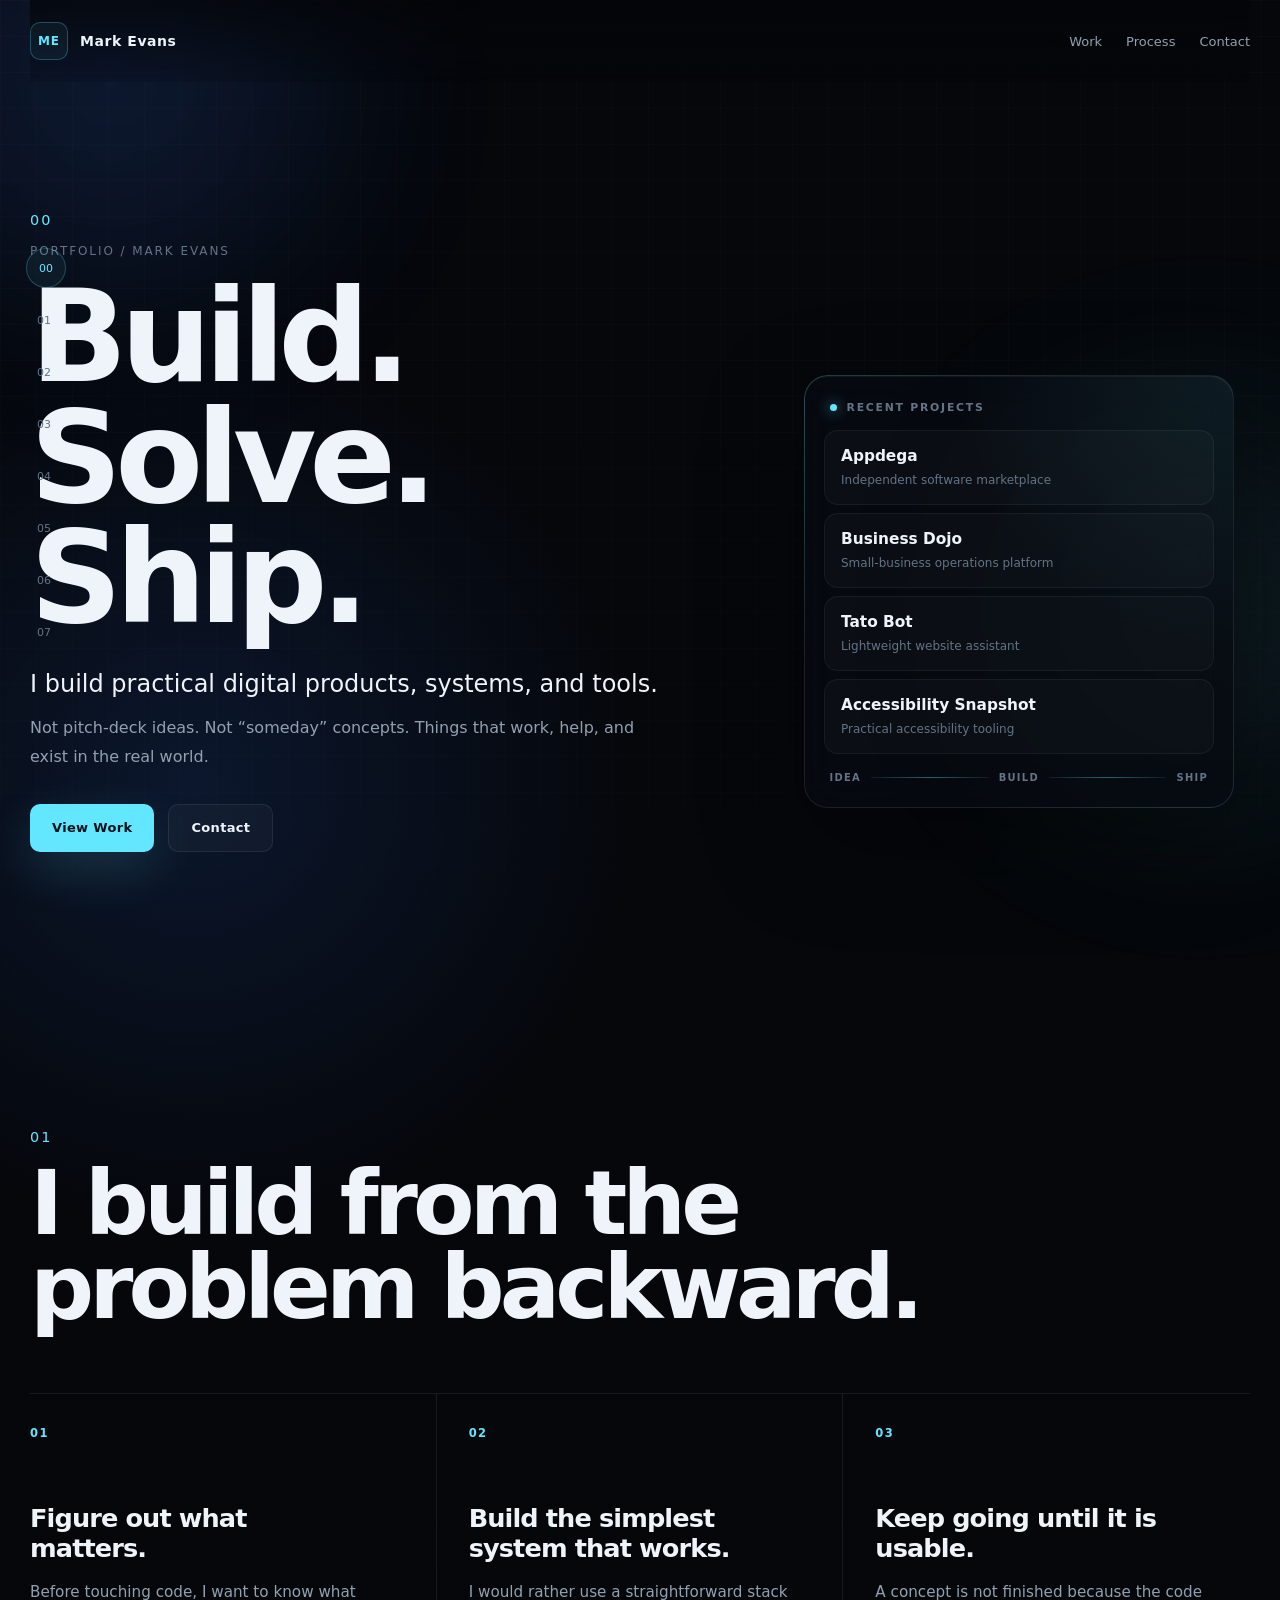
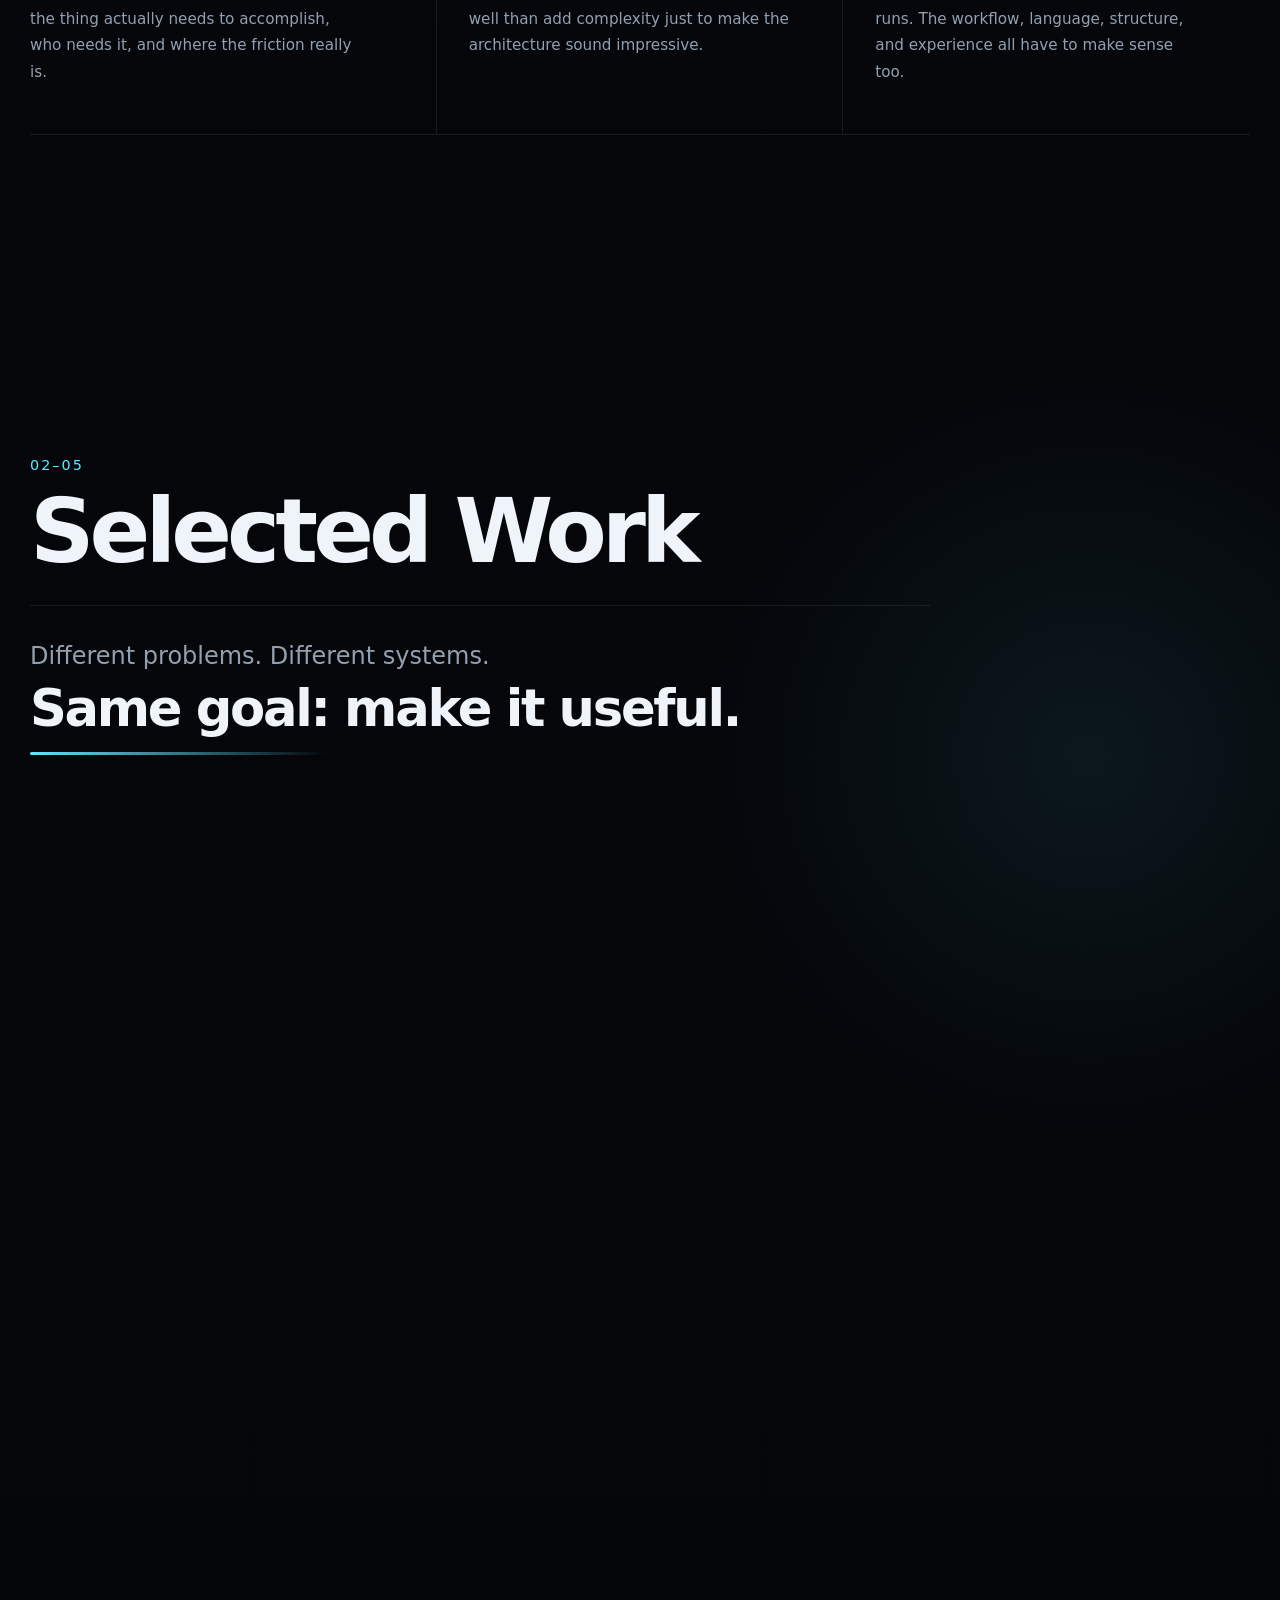
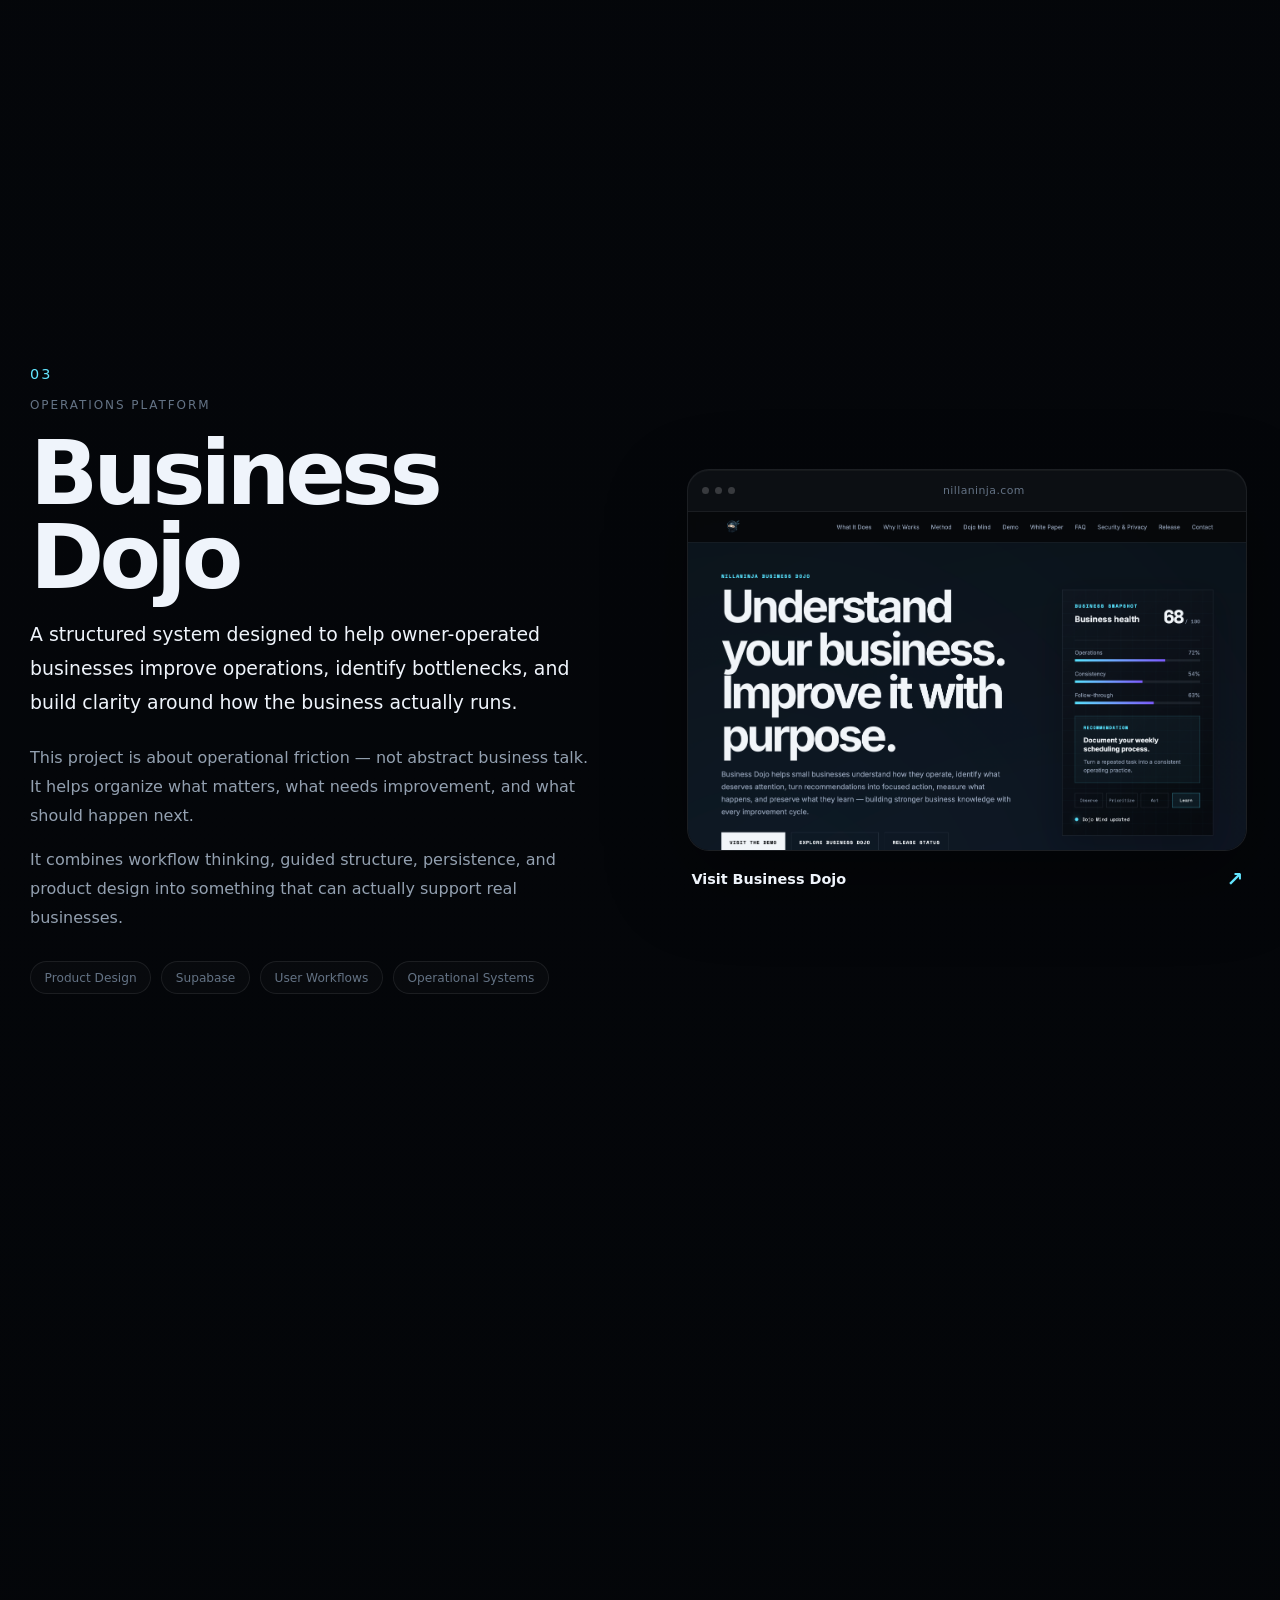
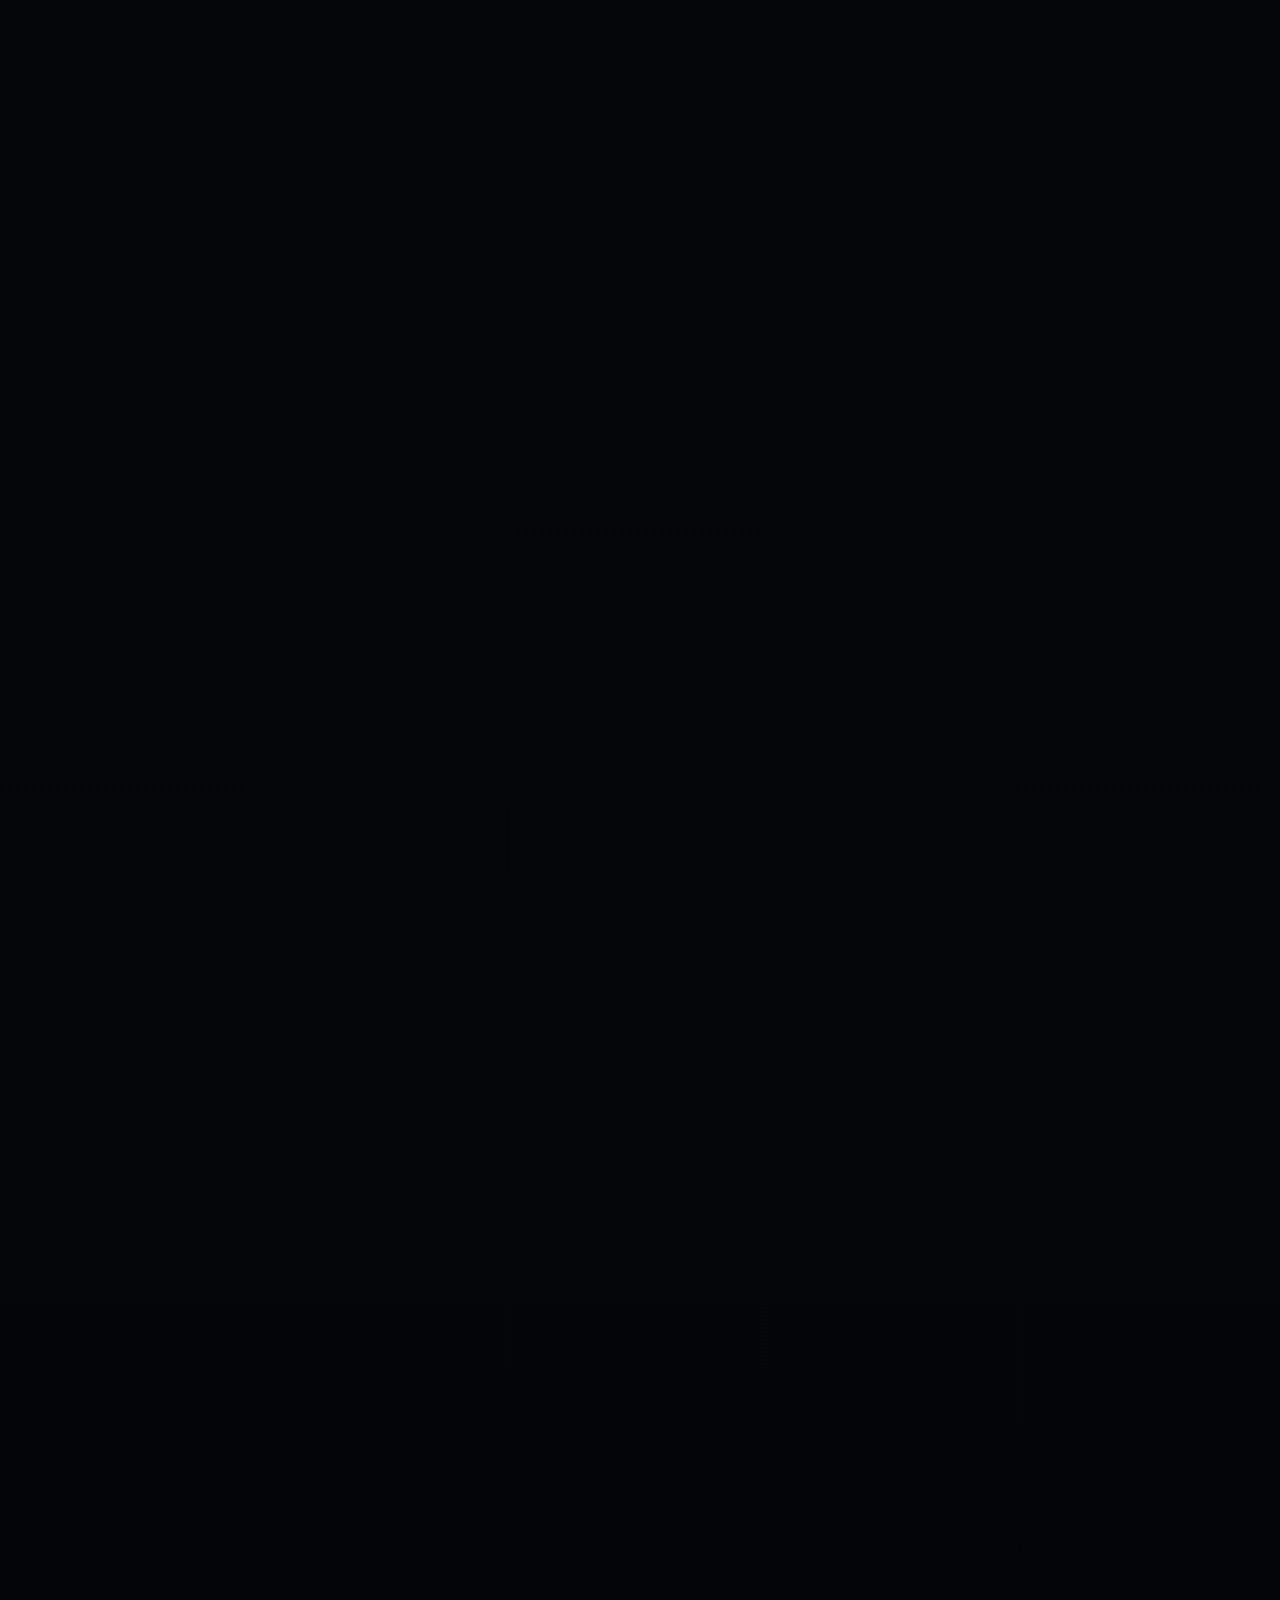
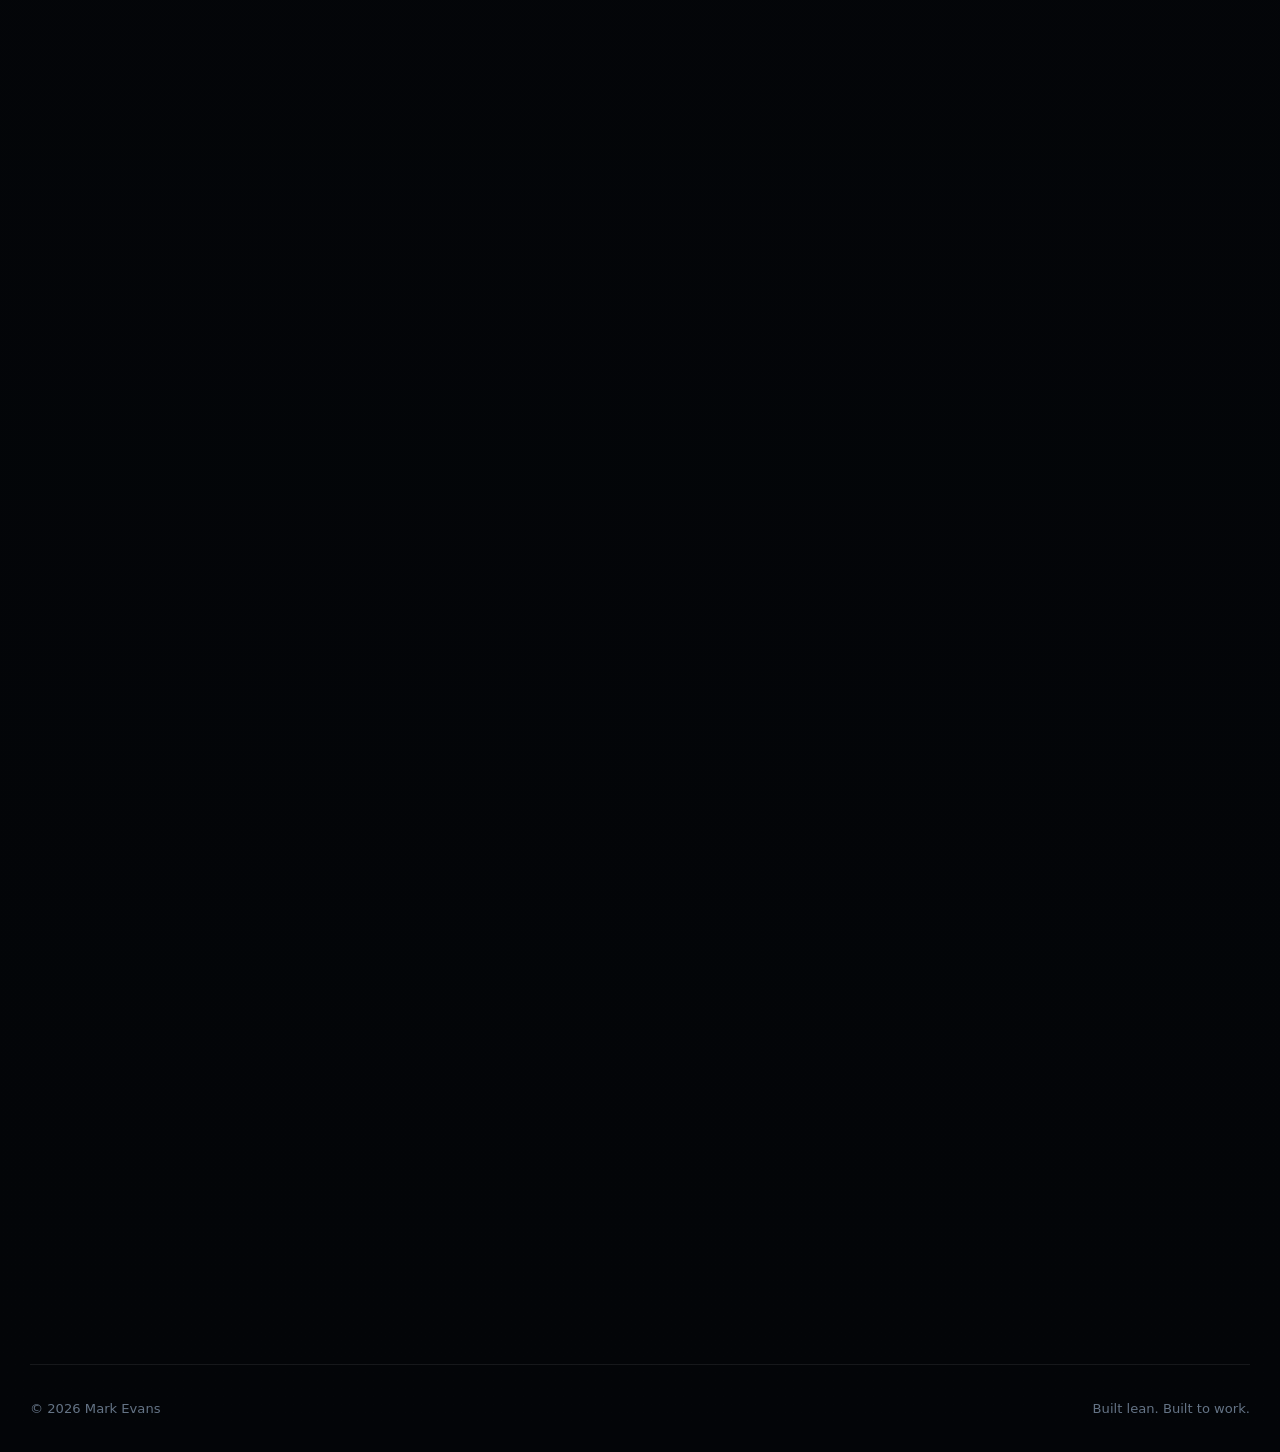
<file: index.html>
<!DOCTYPE html>
<html lang="en">
<head>
  <meta charset="UTF-8" />
  <meta
    name="viewport"
    content="width=device-width, initial-scale=1.0"
  />
  <meta
    name="description"
    content="Mark Evans — independent builder and product-minded problem solver creating practical digital products, systems, AI-enabled tools, and useful software."
  />

  <meta name="author" content="Mark Evans" />
  <meta name="robots" content="index, follow" />
  <meta
    name="keywords"
    content="Mark Evans, software developer, product builder, web developer, JavaScript, Supabase, AI, automation, product design, Appdega, Business Dojo"
  />

  <meta name="theme-color" content="#030508" />
  <meta name="color-scheme" content="dark" />

  <title>Mark Evans — Build. Solve. Ship.</title>

  <!-- Canonical -->
  <link
    rel="canonical"
    href="https://thenillaninja.github.io/mark-portfolio-v2/"
  />

  <!-- Open Graph -->
  <meta property="og:type" content="website" />
  <meta property="og:site_name" content="Mark Evans" />
  <meta property="og:title" content="Mark Evans — Build. Solve. Ship." />
  <meta
    property="og:description"
    content="Independent builder creating practical digital products, systems, AI-enabled tools, and software that actually ships."
  />
  <meta
    property="og:url"
    content="https://thenillaninja.github.io/mark-portfolio-v2/"
  />
  <meta
    property="og:image"
    content="https://thenillaninja.github.io/mark-portfolio-v2/assets/og-image.png"
  />
  <meta property="og:image:type" content="image/png" />
  <meta property="og:image:width" content="1200" />
  <meta property="og:image:height" content="630" />
  <meta
    property="og:image:alt"
    content="Mark Evans — Build. Solve. Ship. Independent builder and product developer."
  />

  <!-- Twitter / X -->
  <meta name="twitter:card" content="summary_large_image" />
  <meta name="twitter:title" content="Mark Evans — Build. Solve. Ship." />
  <meta
    name="twitter:description"
    content="Independent builder creating practical digital products, systems, AI-enabled tools, and software that actually ships."
  />
  <meta
    name="twitter:image"
    content="https://thenillaninja.github.io/mark-portfolio-v2/assets/og-image.png"
  />
  <meta
    name="twitter:image:alt"
    content="Mark Evans — Build. Solve. Ship."
  />

  <!-- Web app / Apple -->
  <meta name="apple-mobile-web-app-title" content="Mark Evans" />
  <meta name="apple-mobile-web-app-capable" content="yes" />
  <meta name="apple-mobile-web-app-status-bar-style" content="black-translucent" />

  <link rel="stylesheet" href="styles.css" />
</head>
<body>
  <div class="page-noise" aria-hidden="true"></div>
  <div class="page-glow page-glow-one" aria-hidden="true"></div>
  <div class="page-glow page-glow-two" aria-hidden="true"></div>

  <header class="site-header">
    <a class="brand" href="#intro">
      <span class="brand-mark">ME</span>
      <span class="brand-name">Mark Evans</span>
    </a>

    <nav class="top-nav" id="top-nav">
      <a href="#work">Work</a>
      <a href="#process">Process</a>
      <a href="#contact">Contact</a>
    </nav>

    <button
      class="menu-toggle"
      id="menu-toggle"
      type="button"
      aria-label="Open navigation"
      aria-expanded="false"
      aria-controls="mobile-menu"
    >
      <span></span>
      <span></span>
    </button>

    <div class="mobile-menu" id="mobile-menu">
      <a href="#work">Work</a>
      <a href="#process">Process</a>
      <a href="#contact">Contact</a>
    </div>
  </header>

  <aside class="section-nav" aria-label="Section navigation">
    <a href="#intro" data-section-link="intro">00</a>
    <a href="#what-i-build" data-section-link="what-i-build">01</a>
    <a href="#appdega" data-section-link="appdega">02</a>
    <a href="#business-dojo" data-section-link="business-dojo">03</a>
    <a href="#tato-bot" data-section-link="tato-bot">04</a>
    <a href="#accessibility-snapshot" data-section-link="accessibility-snapshot">05</a>
    <a href="#process" data-section-link="process">06</a>
    <a href="#contact" data-section-link="contact">07</a>
  </aside>

  <main>
    <section class="panel hero-panel" id="intro" data-section="intro">
      <div class="panel-inner hero-layout">
        <div class="hero-copy">
          <p class="section-number">00</p>
          <p class="eyebrow">Portfolio / Mark Evans</p>

          <h1>
            Build.<br />
            Solve.<br />
            Ship.
          </h1>

          <p class="hero-lead">
            I build practical digital products, systems, and tools.
          </p>

          <p class="hero-text">
            Not pitch-deck ideas. Not “someday” concepts.
            Things that work, help, and exist in the real world.
          </p>

          <div class="hero-actions">
            <a class="button button-primary" href="#work">View Work</a>
            <a class="button button-secondary" href="#contact">Contact</a>
          </div>
        </div>

        <div class="hero-side">
          <div class="build-panel" id="build-panel">
            <div class="build-panel-header">
              <span class="status-dot"></span>
              <span>RECENT PROJECTS</span>
            </div>

            <div class="build-list">
              <div class="build-row" data-depth="1">
                <div>
                  <strong>Appdega</strong>
                  <small>Independent software marketplace</small>
                </div>
              </div>

              <div class="build-row" data-depth="2">
                <div>
                  <strong>Business Dojo</strong>
                  <small>Small-business operations platform</small>
                </div>
              </div>

              <div class="build-row" data-depth="3">
                <div>
                  <strong>Tato Bot</strong>
                  <small>Lightweight website assistant</small>
                </div>
              </div>

              <div class="build-row" data-depth="4">
                <div>
                  <strong>Accessibility Snapshot</strong>
                  <small>Practical accessibility tooling</small>
                </div>
              </div>
            </div>

            <div class="build-panel-footer">
              <span>IDEA</span>
              <span class="flow-line"></span>
              <span>BUILD</span>
              <span class="flow-line"></span>
              <span>SHIP</span>
            </div>
          </div>
        </div>
      </div>
    </section>

    <section class="panel intro-panel" id="what-i-build" data-section="what-i-build">
      <div class="panel-inner">
        <div class="section-header reveal">
          <p class="section-number">01</p>
          <h2>I build from the<br>problem backward.</h2>
        </div>

        <div class="build-principles">
          <article class="build-principle reveal">
            <span>01</span>
            <h3>Figure out what matters.</h3>
            <p>
              Before touching code, I want to know what the thing actually
              needs to accomplish, who needs it, and where the friction really is.
            </p>
          </article>

          <article class="build-principle reveal">
            <span>02</span>
            <h3>Build the simplest system that works.</h3>
            <p>
              I would rather use a straightforward stack well than add complexity
              just to make the architecture sound impressive.
            </p>
          </article>

          <article class="build-principle reveal">
            <span>03</span>
            <h3>Keep going until it is usable.</h3>
            <p>
              A concept is not finished because the code runs. The workflow,
              language, structure, and experience all have to make sense too.
            </p>
          </article>
        </div>
      </div>
    </section>

    <section class="panel work-intro-panel" id="work" data-section="work-anchor">
      <div class="panel-inner">
        <div class="section-header reveal">
          <p class="section-number">02–05</p>
          <h2>Selected Work</h2>
        </div>

        <div class="work-intro-statement reveal">
          <p class="work-line-one">Different problems. Different systems.</p>
          <p class="work-line-two">Same goal: make it useful.</p>
        </div>
      </div>
    </section>

    <section class="panel project-panel" id="appdega" data-section="appdega">
      <div class="panel-inner project-layout">
        <div class="project-copy reveal">
          <p class="section-number">02</p>
          <p class="eyebrow">Marketplace Platform</p>
          <h2>Appdega</h2>
          <p class="project-summary">
            An indie software marketplace built to help smaller developers
            list, sell, and deliver software without getting swallowed by
            bloated ecosystems.
          </p>

          <div class="project-details">
            <p>
              Appdega includes seller onboarding, product submissions, admin review,
              buyer flows, purchases, and digital delivery architecture.
            </p>
            <p>
              It’s a real product build — not just a landing page. The challenge
              wasn’t making it look like a marketplace. The challenge was making
              the system behind it actually work.
            </p>
          </div>

          <div class="tag-list">
            <span>HTML</span>
            <span>CSS</span>
            <span>JavaScript</span>
            <span>Supabase</span>
            <span>Auth</span>
            <span>Marketplace Logic</span>
          </div>
        </div>

        <div class="project-visual reveal">
          <a
            class="real-project-card"
            href="https://appdega.com"
            target="_blank"
            rel="noopener noreferrer"
          >
            <div class="browser-frame">
              <div class="browser-bar">
                <div class="browser-dots">
                  <span></span><span></span><span></span>
                </div>
                <span class="browser-url">appdega.com</span>
              </div>

              <img
                src="assets/projects/appdega.png"
                alt="Appdega marketplace interface"
              />
            </div>

            <div class="project-link-row">
              <span>Visit Appdega</span>
              <span class="project-arrow">↗</span>
            </div>
          </a>
        </div>
      </div>
    </section>

    <section class="panel project-panel" id="business-dojo" data-section="business-dojo">
      <div class="panel-inner project-layout">
        <div class="project-copy reveal">
          <p class="section-number">03</p>
          <p class="eyebrow">Operations Platform</p>
          <h2>Business Dojo</h2>
          <p class="project-summary">
            A structured system designed to help owner-operated businesses
            improve operations, identify bottlenecks, and build clarity around
            how the business actually runs.
          </p>

          <div class="project-details">
            <p>
              This project is about operational friction — not abstract business talk.
              It helps organize what matters, what needs improvement, and what should
              happen next.
            </p>
            <p>
              It combines workflow thinking, guided structure, persistence, and
              product design into something that can actually support real businesses.
            </p>
          </div>

          <div class="tag-list">
            <span>Product Design</span>
            <span>Supabase</span>
            <span>User Workflows</span>
            <span>Operational Systems</span>
          </div>
        </div>

        <div class="project-visual reveal">
          <a
            class="real-project-card"
            href="https://nillaninja.com"
            target="_blank"
            rel="noopener noreferrer"
          >
            <div class="browser-frame">
              <div class="browser-bar">
                <div class="browser-dots">
                  <span></span><span></span><span></span>
                </div>
                <span class="browser-url">nillaninja.com</span>
              </div>

              <img
                src="assets/projects/business-dojo.png"
                alt="Business Dojo interface"
              />
            </div>

            <div class="project-link-row">
              <span>Visit Business Dojo</span>
              <span class="project-arrow">↗</span>
            </div>
          </a>
        </div>
      </div>
    </section>

    <section class="panel project-panel" id="tato-bot" data-section="tato-bot">
      <div class="panel-inner project-layout">
        <div class="project-copy reveal">
          <p class="section-number">04</p>
          <p class="eyebrow">Website Assistant</p>
          <h2>Tato Bot</h2>
          <p class="project-summary">
            A lightweight guided assistant for websites that need better interaction
            without the cost and complexity of a heavy AI stack.
          </p>

          <div class="project-details">
            <p>
              Tato Bot focuses on practical usefulness: helping visitors navigate,
              understand features, and get answers through a simple interactive layer.
            </p>
            <p>
              It’s intentionally lean. Easy to understand, easy to deploy, and built
              with an eye toward what smaller projects and operators can realistically use.
            </p>
          </div>

          <div class="tag-list">
            <span>JavaScript</span>
            <span>Conversational UX</span>
            <span>Static Deployment</span>
            <span>Product Packaging</span>
          </div>
        </div>

        <div class="project-visual reveal">
          <a
            class="real-project-card"
            href="https://thenillaninja.github.io/tato-bot-demo/"
            target="_blank"
            rel="noopener noreferrer"
          >
            <div class="browser-frame">
              <div class="browser-bar">
                <div class="browser-dots">
                  <span></span><span></span><span></span>
                </div>
                <span class="browser-url">Tato Bot Demo</span>
              </div>

              <img
                src="assets/projects/tato-bot.png"
                alt="Tato Bot website assistant interface"
              />
            </div>

            <div class="project-link-row">
              <span>Open Tato Bot</span>
              <span class="project-arrow">↗</span>
            </div>
          </a>
        </div>
      </div>
    </section>

    <section class="panel project-panel" id="accessibility-snapshot" data-section="accessibility-snapshot">
      <div class="panel-inner project-layout">
        <div class="project-copy reveal">
          <p class="section-number">05</p>
          <p class="eyebrow">Accessibility Utility</p>
          <h2>Accessibility Snapshot</h2>
          <p class="project-summary">
            A focused tool for surfacing accessibility and usability issues in a way
            that’s understandable, actionable, and less intimidating than raw technical output.
          </p>

          <div class="project-details">
            <p>
              The goal was clarity. Show people the issues, explain them plainly,
              and make the results useful instead of overwhelming.
            </p>
            <p>
              It reflects a pattern I care about in general: making systems easier
              to understand without dumbing them down.
            </p>
          </div>

          <div class="tag-list">
            <span>Accessibility</span>
            <span>Frontend Tooling</span>
            <span>Reporting</span>
            <span>Usability</span>
          </div>
        </div>

        <div class="project-visual reveal">
          <a
            class="real-project-card"
            href="https://thenillaninja.github.io/accessibility-snapshot/"
            target="_blank"
            rel="noopener noreferrer"
          >
            <div class="browser-frame">
              <div class="browser-bar">
                <div class="browser-dots">
                  <span></span><span></span><span></span>
                </div>
                <span class="browser-url">Accessibility Snapshot</span>
              </div>

              <img
                src="assets/projects/accessibility-snapshot.png"
                alt="Accessibility Snapshot interface"
              />
            </div>

            <div class="project-link-row">
              <span>Open Accessibility Snapshot</span>
              <span class="project-arrow">↗</span>
            </div>
          </a>
        </div>
      </div>
    </section>

    <section class="panel process-panel" id="process" data-section="process">
      <div class="panel-inner">
        <div class="section-header reveal">
          <p class="section-number">06</p>
          <h2>How I Work</h2>
        </div>

        <div class="process-grid">
          <div class="process-card reveal">
            <h3>Start with the problem</h3>
            <p>
              I want to understand what’s broken, missing, inefficient, or unnecessarily hard.
            </p>
          </div>

          <div class="process-card reveal">
            <h3>Keep the stack practical</h3>
            <p>
              I care more about reliable tools and maintainable systems than trendy complexity.
            </p>
          </div>

          <div class="process-card reveal">
            <h3>Build for real use</h3>
            <p>
              The goal is not a pretty prototype. The goal is a working thing somebody can actually use.
            </p>
          </div>

          <div class="process-card reveal">
            <h3>Refine until it feels right</h3>
            <p>
              Structure, UX, wording, flow, and friction all matter. Small improvements add up fast.
            </p>
          </div>
        </div>

        <div class="process-quote reveal">
          <p class="quote-kicker">THE SHORT VERSION</p>

          <blockquote>
            <span class="quote-line-one">Ideas are cheap.</span>
            <span class="quote-line-two">Shipping is the flex.</span>
          </blockquote>

          <div class="quote-mark" aria-hidden="true">→</div>
        </div>
      </div>
    </section>

    <section class="panel contact-panel" id="contact" data-section="contact">
      <div class="panel-inner">
        <div class="section-header reveal">
          <p class="section-number">07</p>
          <h2>Let’s talk.</h2>
        </div>

        <div class="contact-body reveal">
          <p class="contact-copy">
            If you need somebody who can think through a problem,
            structure a solution, and build the thing — I’m interested.
          </p>

          <div class="contact-actions">
            <a class="button button-primary" href="mailto:markevansdesign@gmail.com">Email Me</a>
          </div>

          <div class="social-links" aria-label="Social links">
            <a
              class="social-link"
              href="https://github.com/thenillaninja"
              target="_blank"
              rel="noopener noreferrer"
              aria-label="GitHub"
              title="GitHub"
            >
              <svg viewBox="0 0 24 24" aria-hidden="true">
                <path d="M12 .7a11.3 11.3 0 0 0-3.6 22c.6.1.8-.2.8-.6v-2.2c-3.3.7-4-1.4-4-1.4-.5-1.4-1.3-1.8-1.3-1.8-1.1-.7.1-.7.1-.7 1.2.1 1.8 1.2 1.8 1.2 1.1 1.8 2.8 1.3 3.5 1 .1-.8.4-1.3.8-1.6-2.7-.3-5.5-1.3-5.5-5.9 0-1.3.5-2.4 1.2-3.2-.1-.3-.5-1.6.1-3.2 0 0 1-.3 3.3 1.2A11.4 11.4 0 0 1 12 6.5c1 0 2 .1 2.9.4 2.2-1.5 3.3-1.2 3.3-1.2.6 1.6.2 2.9.1 3.2.8.8 1.2 1.9 1.2 3.2 0 4.6-2.8 5.6-5.5 5.9.4.4.8 1.1.8 2.1v3.1c0 .4.2.7.8.6A11.3 11.3 0 0 0 12 .7Z"/>
              </svg>
            </a>

            <a
              class="social-link"
              href="https://www.facebook.com/nillaninja"
              target="_blank"
              rel="noopener noreferrer"
              aria-label="Facebook"
              title="Facebook"
            >
              <svg viewBox="0 0 24 24" aria-hidden="true">
                <path d="M13.6 22v-9h3l.5-3.5h-3.5V7.3c0-1 .3-1.7 1.8-1.7h1.9V2.5c-.3 0-1.5-.1-2.8-.1-2.8 0-4.7 1.7-4.7 4.8v2.3H6.6V13h3.2v9h3.8Z"/>
              </svg>
            </a>

            <a
              class="social-link"
              href="https://x.com/nillaninja"
              target="_blank"
              rel="noopener noreferrer"
              aria-label="X"
              title="X"
            >
              <svg viewBox="0 0 24 24" aria-hidden="true">
                <path d="M18.9 2H22l-6.8 7.8L23.2 22H17l-4.9-6.4L6.5 22H3.4l7.2-8.2L.8 2H7.2l4.4 5.8L18.9 2Zm-1.1 17.8h1.7L6.3 4H4.5l13.3 15.8Z"/>
              </svg>
            </a>
          </div>
        </div>
      </div>
    </section>
  </main>

  <footer class="site-footer">
    <span>© <span id="year"></span> Mark Evans</span>
    <span>Built lean. Built to work.</span>
  </footer>

  <script src="script.js"></script>
</body>
</html>
</file>
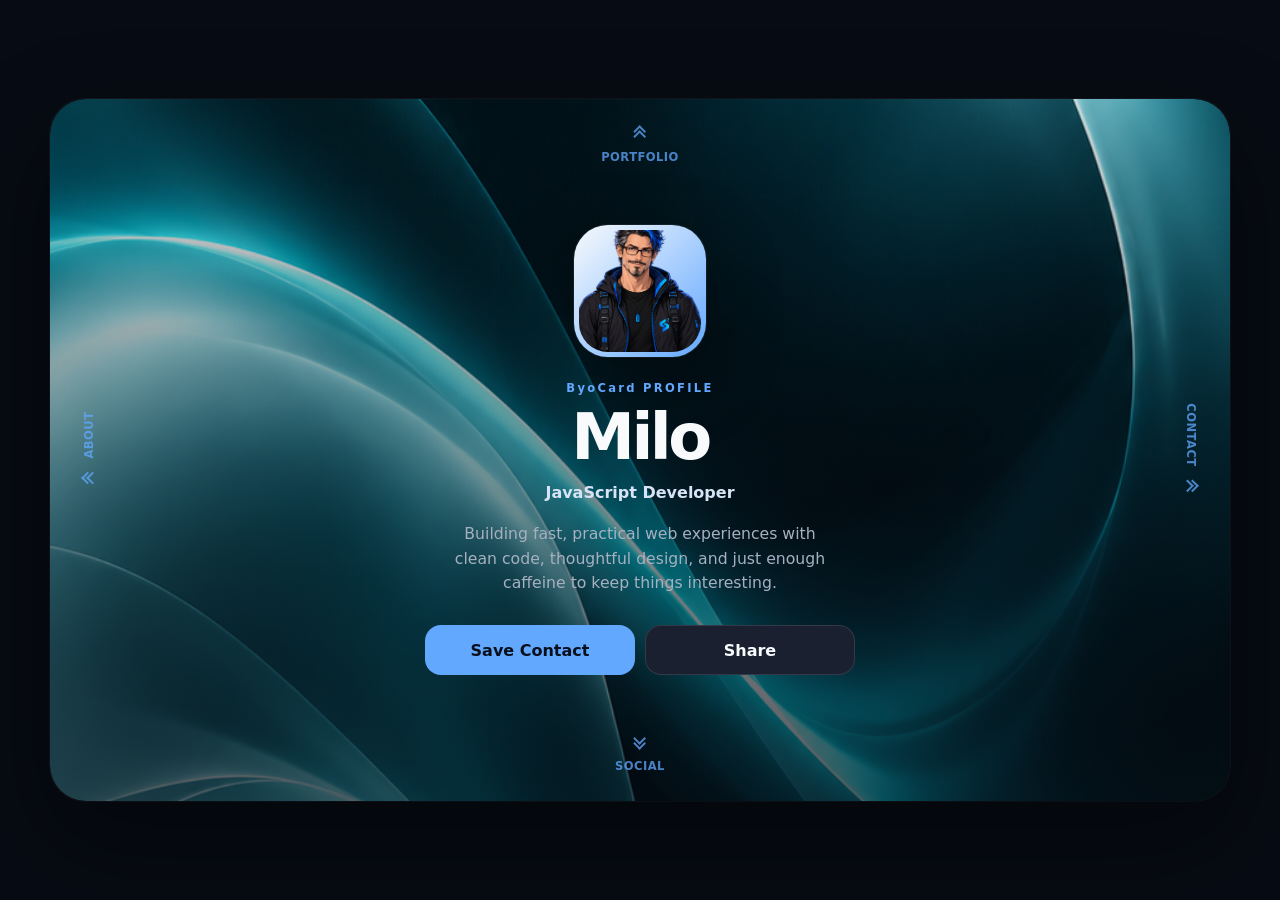
<file: prohub-demo/index.html>
<!DOCTYPE html>
<html lang="en">
<head>
  <meta charset="UTF-8" />
  <meta name="viewport" content="width=device-width, initial-scale=1.0" />
  <meta name="theme-color" content="#0a0f1c" />
  <title>BYOCard Profile</title>
  <link rel="stylesheet" href="css/styles.css" />
</head>
<body>
  <main class="app-shell">
    <div class="viewport" id="viewport">
      <div class="card-stage" id="cardStage">

        <!-- HOME -->
        <section class="profile-card hub-card card-home" data-card="home">
          <div class="card-overlay"></div>

          <button class="swipe-indicator swipe-up" data-target="portfolio" aria-label="Open portfolio"><span>Portfolio</span><span class="gesture-chevrons vertical up"></span></button>

          <button class="swipe-indicator swipe-right" data-target="contact" aria-label="Open contact"><span>Contact</span><span class="gesture-chevrons horizontal right"></span></button>

          <button class="swipe-indicator swipe-down" data-target="links" aria-label="Open links"><span class="gesture-chevrons vertical down"></span><span>Social</span></button>

          <button class="swipe-indicator swipe-left" data-target="about" aria-label="Open about"><span>About</span><span class="gesture-chevrons horizontal left"></span></button>

          <div class="profile-content">
            <div class="avatar-wrap">
              <img
                class="avatar"
                src="https://placehold.co/180x180/172033/eaf1ff?text=ME"
                alt="Profile"
              />
            </div>

            <p class="eyebrow">BYOCARD PROFILE</p>
            <h1>Mark Evans</h1>

            <p class="role">
              Designer · Developer · Builder
            </p>

            <p class="bio">
              I build useful digital products, business tools and weird ideas
              that probably shouldn't work as well as they do.
            </p>

            <div class="quick-actions">
              <button id="saveContactBtn" class="action-button">Save Contact</button>
              <button id="shareBtn" class="action-button secondary">Share</button>
            </div>
          </div>
        </section>

        <!-- ABOUT -->
        <section class="profile-card hub-card card-about" data-card="about">
          <button class="back-home back-right" data-target="home" aria-label="Back to profile"><span class="gesture-chevrons horizontal right"></span></button>

          <div class="section-content">
            <p class="eyebrow">ABOUT</p>
            <h2>Built around the person.</h2>
            <p class="section-lead">
              A flexible place for a short bio, experience, philosophy,
              specialties, credentials, or whatever actually matters.
            </p>

            <div class="info-grid">
              <article class="info-tile">
                <span>Focus</span>
                <strong>Design + Development</strong>
              </article>

              <article class="info-tile">
                <span>Based in</span>
                <strong>United States</strong>
              </article>

              <article class="info-tile">
                <span>Style</span>
                <strong>Lean, practical, useful</strong>
              </article>
            </div>
          </div>
        </section>

        <!-- CONTACT -->
        <section class="profile-card hub-card card-contact" data-card="contact">
          <button class="back-home back-left" data-target="home" aria-label="Back to profile"><span class="gesture-chevrons horizontal left"></span></button>

          <div class="section-content">
            <p class="eyebrow">CONTACT</p>
            <h2>Let's connect.</h2>

            <div class="contact-list">
              <a href="mailto:mark@example.com" class="contact-row">
                <span>Email</span>
                <strong>mark@example.com</strong>
              </a>

              <a href="#" class="contact-row">
                <span>Website</span>
                <strong>yourdomain.com</strong>
              </a>

              <a href="#" class="contact-row">
                <span>Phone</span>
                <strong>Optional</strong>
              </a>
            </div>

            <div class="contact-qr" id="contactQrBlock">
              <div class="qr-code" id="contactQr"></div>
              <p id="contactQrLabel">Scan to open profile</p>
            </div>
          </div>
        </section>

        <!-- PORTFOLIO -->
        <section class="profile-card hub-card card-portfolio" data-card="portfolio">
          <button class="back-home back-bottom" data-target="home" aria-label="Back to profile"><span class="gesture-chevrons vertical down"></span></button>

          <div class="section-content">
            <p class="eyebrow">PORTFOLIO</p>
            <h2>Selected work.</h2>

            <div class="project-list">
              <a href="#" class="project-card">
                <div>
                  <span>Project 01</span>
                  <strong>SyteByte</strong>
                </div>
                <b>↗</b>
              </a>

              <a href="#" class="project-card">
                <div>
                  <span>Project 02</span>
                  <strong>Appdega</strong>
                </div>
                <b>↗</b>
              </a>

              <a href="#" class="project-card">
                <div>
                  <span>Project 03</span>
                  <strong>Business Dojo</strong>
                </div>
                <b>↗</b>
              </a>
            </div>
          </div>
        </section>

        <!-- LINKS -->
        <section class="profile-card hub-card card-links" data-card="links">
          <button class="back-home back-top" data-target="home" aria-label="Back to profile"><span class="gesture-chevrons vertical up"></span></button>

          <div class="section-content">
            <p class="eyebrow">SOCIAL</p>

            <div class="links-grid"></div>
          </div>
        </section>

      </div>
    </div>
  </main>

  <script src="js/vendor/qrcode.min.js"></script>
  <script src="js/config.js"></script>
  <script src="js/app.js"></script>
</body>
</html>
</file>
<file: styles.css>
:root {
  --bg: #030508;
  --bg-soft: #0a0f17;
  --panel: rgba(255, 255, 255, 0.03);
  --panel-strong: rgba(255, 255, 255, 0.05);
  --line: rgba(255, 255, 255, 0.08);
  --text: #eff4fb;
  --muted: #93a0b0;
  --soft: #647385;
  --accent: #63e6ff;
  --accent-2: #5d7cff;
  --max-width: 1220px;
  --section-pad: clamp(5rem, 10vw, 8rem);
}

* {
  box-sizing: border-box;
}

html {
  scroll-behavior: smooth;
}

body {
  margin: 0;
  color: var(--text);
  background:
    radial-gradient(circle at 15% 10%, rgba(53, 122, 255, 0.14), transparent 28rem),
    radial-gradient(circle at 85% 30%, rgba(99, 230, 255, 0.08), transparent 24rem),
    linear-gradient(180deg, #05070b 0%, #030508 100%);
  font-family:
    Inter,
    ui-sans-serif,
    system-ui,
    -apple-system,
    BlinkMacSystemFont,
    "Segoe UI",
    sans-serif;
  overflow-x: hidden;
}

a {
  color: inherit;
  text-decoration: none;
}

.page-noise {
  position: fixed;
  inset: 0;
  pointer-events: none;
  z-index: -3;
  background-image:
    linear-gradient(rgba(255,255,255,0.02) 1px, transparent 1px),
    linear-gradient(90deg, rgba(255,255,255,0.02) 1px, transparent 1px);
  background-size: 36px 36px;
  mask-image: linear-gradient(to bottom, rgba(0,0,0,0.95), rgba(0,0,0,0.45));
}

.page-glow {
  position: fixed;
  width: 26rem;
  height: 26rem;
  border-radius: 50%;
  filter: blur(110px);
  pointer-events: none;
  z-index: -2;
  opacity: 0.9;
}

.page-glow-one {
  top: -8rem;
  left: -6rem;
  background: rgba(63, 121, 255, 0.18);
}

.page-glow-two {
  right: -8rem;
  top: 25rem;
  background: rgba(99, 230, 255, 0.1);
}

.site-header {
  position: sticky;
  top: 0;
  z-index: 50;
  display: flex;
  align-items: center;
  justify-content: space-between;
  width: min(calc(100% - 48px), var(--max-width));
  margin: 0 auto;
  min-height: 82px;
  backdrop-filter: blur(18px);
  background: linear-gradient(to bottom, rgba(3,5,8,0.72), rgba(3,5,8,0.15));
}

.brand {
  display: inline-flex;
  align-items: center;
  gap: 12px;
  font-weight: 700;
}

.brand-mark {
  width: 38px;
  height: 38px;
  display: grid;
  place-items: center;
  border: 1px solid rgba(99, 230, 255, 0.26);
  border-radius: 10px;
  color: var(--accent);
  background: rgba(99, 230, 255, 0.06);
  font-size: 12px;
  letter-spacing: 0.08em;
}

.brand-name {
  font-size: 14px;
  letter-spacing: 0.04em;
}

.top-nav {
  display: flex;
  gap: 24px;
  color: var(--muted);
  font-size: 13px;
}

.top-nav a:hover {
  color: var(--accent);
}

.section-nav {
  position: fixed;
  left: 24px;
  top: 50%;
  transform: translateY(-50%);
  z-index: 40;
  display: flex;
  flex-direction: column;
  gap: 12px;
}

.section-nav a {
  width: 40px;
  height: 40px;
  display: grid;
  place-items: center;
  border: 1px solid transparent;
  border-radius: 999px;
  color: var(--soft);
  font-size: 11px;
  transition:
    color 180ms ease,
    border-color 180ms ease,
    background 180ms ease,
    transform 180ms ease;
}

.section-nav a:hover,
.section-nav a.active {
  color: var(--accent);
  border-color: rgba(99, 230, 255, 0.24);
  background: rgba(99, 230, 255, 0.06);
  transform: translateX(2px);
}

.panel {
  min-height: 100svh;
  display: flex;
  align-items: center;
}

.panel-inner {
  width: min(calc(100% - 48px), var(--max-width));
  margin: 0 auto;
  padding: var(--section-pad) 0;
}

.hero-layout {
  display: grid;
  grid-template-columns: 1.2fr 0.8fr;
  gap: 4rem;
  align-items: end;
}

.hero-copy h1,
.panel h2 {
  margin: 0;
  letter-spacing: -0.055em;
  line-height: 0.94;
}

.hero-copy h1 {
  font-size: clamp(4.3rem, 10vw, 8rem);
}

.hero-lead {
  max-width: 720px;
  margin: 2rem 0 0;
  font-size: clamp(1.2rem, 2vw, 1.5rem);
  color: var(--text);
}

.hero-text {
  max-width: 620px;
  margin: 1rem 0 0;
  color: var(--muted);
  line-height: 1.8;
  font-size: 1rem;
}

.section-number {
  margin: 0 0 1rem;
  color: var(--accent);
  font-size: 0.9rem;
  letter-spacing: 0.14em;
  text-transform: uppercase;
}

.eyebrow {
  margin: 0 0 1.2rem;
  color: var(--soft);
  font-size: 0.75rem;
  letter-spacing: 0.16em;
  text-transform: uppercase;
}

.hero-actions,
.contact-actions {
  display: flex;
  flex-wrap: wrap;
  gap: 14px;
  margin-top: 2rem;
}

.button {
  min-height: 48px;
  display: inline-flex;
  align-items: center;
  justify-content: center;
  padding: 0 22px;
  border-radius: 10px;
  font-size: 13px;
  font-weight: 800;
  letter-spacing: 0.025em;
  transition:
    transform 180ms ease,
    border-color 180ms ease,
    background 180ms ease;
}

.button:hover {
  transform: translateY(-2px);
}

.button-primary {
  color: #021017;
  background: var(--accent);
  box-shadow: 0 18px 50px rgba(99, 230, 255, 0.16);
}

.button-secondary {
  border: 1px solid var(--line);
  background: rgba(255,255,255,0.03);
}

.hero-side {
  display: flex;
  flex-direction: column;
  justify-content: space-between;
  min-height: 420px;
}

.hero-note {
  display: flex;
  flex-direction: column;
  gap: 12px;
  align-self: end;
  width: min(100%, 280px);
  padding: 1.5rem;
  border: 1px solid var(--line);
  border-radius: 20px;
  background: rgba(255,255,255,0.025);
  color: var(--muted);
}

.hero-note span {
  display: block;
}

.scroll-cue {
  display: flex;
  align-items: center;
  gap: 14px;
  color: var(--soft);
  font-size: 0.8rem;
}

.scroll-line {
  width: 56px;
  height: 1px;
  background: rgba(255,255,255,0.22);
}

.section-header h2,
.project-copy h2,
.contact-layout h2 {
  font-size: clamp(3rem, 7vw, 6rem);
}

.split-copy {
  display: grid;
  grid-template-columns: 1fr 1fr;
  gap: clamp(2rem, 6vw, 5rem);
  margin-top: 2rem;
  padding-top: 2rem;
  border-top: 1px solid var(--line);
}

.lead-copy {
  margin: 0;
  font-size: clamp(1.7rem, 3vw, 2.5rem);
  line-height: 1.35;
  max-width: 560px;
}

.body-copy p,
.work-anchor p,
.project-summary,
.project-details p,
.contact-copy {
  color: var(--muted);
  line-height: 1.8;
  font-size: 1rem;
}

.body-copy p:first-child {
  margin-top: 0;
}

.work-anchor {
  max-width: 760px;
}

.work-anchor h2 {
  font-size: clamp(3rem, 6vw, 5rem);
  margin: 0.25rem 0 1rem;
}

.project-layout {
  display: grid;
  grid-template-columns: 1fr 1fr;
  gap: clamp(2rem, 7vw, 6rem);
  align-items: center;
}

.project-copy h2 {
  margin-bottom: 1rem;
}

.project-summary {
  font-size: 1.18rem;
  color: var(--text);
  max-width: 620px;
}

.project-details {
  margin-top: 1.5rem;
  max-width: 620px;
}

.tag-list {
  display: flex;
  flex-wrap: wrap;
  gap: 10px;
  margin-top: 1.75rem;
}

.tag-list span {
  padding: 0.55rem 0.85rem;
  border-radius: 999px;
  border: 1px solid var(--line);
  background: rgba(255,255,255,0.02);
  color: var(--soft);
  font-size: 0.76rem;
}

.project-visual {
  display: flex;
  justify-content: center;
}

.preview-shell {
  position: relative;
  width: min(100%, 520px);
  min-height: 420px;
  border: 1px solid var(--line);
  border-radius: 26px;
  background:
    linear-gradient(180deg, rgba(255,255,255,0.04), rgba(255,255,255,0.015)),
    rgba(7, 10, 15, 0.88);
  box-shadow:
    0 25px 80px rgba(0, 0, 0, 0.35),
    inset 0 1px 0 rgba(255,255,255,0.04);
  overflow: hidden;
}

.preview-shell::before {
  content: "";
  position: absolute;
  inset: auto auto -50px -30px;
  width: 220px;
  height: 220px;
  border-radius: 50%;
  background: rgba(99, 230, 255, 0.12);
  filter: blur(65px);
}

.preview-bar {
  display: flex;
  gap: 8px;
  padding: 18px 18px 0;
}

.preview-bar span {
  width: 8px;
  height: 8px;
  border-radius: 50%;
  background: rgba(255,255,255,0.2);
}

.preview-title {
  padding: 1.15rem 1.3rem 0.2rem;
  font-size: 0.74rem;
  letter-spacing: 0.18em;
  color: var(--accent);
}

.products-grid {
  display: grid;
  grid-template-columns: repeat(3, 1fr);
  gap: 14px;
  padding: 1rem 1.3rem 1.2rem;
}

.products-grid div {
  aspect-ratio: 1 / 1.15;
  border-radius: 14px;
  border: 1px solid rgba(255,255,255,0.05);
  background:
    linear-gradient(145deg, rgba(99, 230, 255, 0.08), rgba(255,255,255,0.025));
}

.preview-footer-line {
  width: calc(100% - 2.6rem);
  height: 1px;
  margin: 0.75rem 1.3rem 0;
  background: rgba(255,255,255,0.08);
}

.preview-dojo {
  display: grid;
  place-items: center;
}

.stack-card {
  position: absolute;
  width: 62%;
  padding: 1rem 1.2rem;
  border: 1px solid rgba(99,230,255,0.14);
  border-radius: 18px;
  background: rgba(6, 12, 18, 0.82);
  color: var(--text);
  font-size: 1.4rem;
  letter-spacing: -0.03em;
}

.stack-card-one {
  transform: translateY(-72px) rotate(-4deg);
}

.stack-card-two {
  transform: translateY(0) rotate(1deg);
}

.stack-card-three {
  transform: translateY(72px) rotate(5deg);
}

.preview-tato {
  display: flex;
  flex-direction: column;
  gap: 14px;
  justify-content: center;
  padding: 1.6rem;
}

.chat-row {
  max-width: 78%;
  padding: 0.95rem 1rem;
  border-radius: 16px;
  line-height: 1.5;
  font-size: 0.95rem;
}

.chat-row.bot {
  align-self: flex-start;
  background: rgba(99, 230, 255, 0.08);
  border: 1px solid rgba(99, 230, 255, 0.15);
}

.chat-row.user {
  align-self: flex-end;
  background: rgba(93, 124, 255, 0.12);
  border: 1px solid rgba(93, 124, 255, 0.16);
}

.chat-row.small {
  max-width: 70%;
}

.preview-accessibility {
  display: grid;
  grid-template-columns: 150px 1fr;
  gap: 24px;
  align-items: center;
  padding: 1.6rem;
}

.score-ring {
  width: 132px;
  height: 132px;
  border-radius: 50%;
  border: 10px solid rgba(99, 230, 255, 0.35);
  display: grid;
  place-items: center;
  font-size: 2rem;
  font-weight: 800;
}

.report-lines {
  display: grid;
  gap: 12px;
}

.report-lines span {
  height: 10px;
  border-radius: 99px;
  background: rgba(255,255,255,0.08);
}

.report-lines span:nth-child(2) { width: 74%; }
.report-lines span:nth-child(3) { width: 88%; }
.report-lines span:nth-child(4) { width: 62%; }

.process-grid {
  display: grid;
  grid-template-columns: repeat(2, 1fr);
  gap: 16px;
  margin-top: 2rem;
}

.process-card {
  padding: 1.6rem;
  border: 1px solid var(--line);
  border-radius: 18px;
  background: rgba(255,255,255,0.02);
}

.process-card h3 {
  margin-top: 0;
  margin-bottom: 0.75rem;
  font-size: 1.2rem;
}

.process-card p {
  margin: 0;
  color: var(--muted);
  line-height: 1.75;
}

.process-quote {
  margin-top: 3rem;
  padding-top: 2rem;
  border-top: 1px solid var(--line);
}

.process-quote blockquote {
  margin: 0;
  font-size: clamp(2.3rem, 5vw, 4.8rem);
  line-height: 1.05;
  letter-spacing: -0.045em;
}

.contact-layout {
  max-width: 760px;
}

.contact-copy {
  max-width: 580px;
  margin: 1.4rem 0 0;
  font-size: 1.08rem;
}

.site-footer {
  width: min(calc(100% - 48px), var(--max-width));
  margin: 0 auto;
  min-height: 88px;
  display: flex;
  align-items: center;
  justify-content: space-between;
  gap: 20px;
  border-top: 1px solid var(--line);
  color: var(--soft);
  font-size: 0.82rem;
}

.reveal {
  opacity: 0;
  transform: translateY(28px);
  transition:
    opacity 700ms ease,
    transform 700ms ease;
}

.reveal.visible {
  opacity: 1;
  transform: translateY(0);
}

@media (max-width: 1100px) {
  .section-nav {
    display: none;
  }

  .hero-layout,
  .project-layout,
  .split-copy {
    grid-template-columns: 1fr;
  }

  .hero-side {
    min-height: auto;
    gap: 2rem;
  }

  .hero-note {
    align-self: start;
  }
}

@media (max-width: 760px) {
  .site-header,
  .panel-inner,
  .site-footer {
    width: min(calc(100% - 30px), var(--max-width));
  }

  .top-nav {
    display: none;
  }

  .panel {
    min-height: auto;
  }

  .hero-copy h1 {
    font-size: clamp(3.4rem, 16vw, 5.8rem);
  }

  .section-header h2,
  .project-copy h2,
  .contact-layout h2,
  .work-anchor h2 {
    font-size: clamp(2.5rem, 11vw, 4.5rem);
  }

  .process-grid {
    grid-template-columns: 1fr;
  }

  .preview-accessibility {
    grid-template-columns: 1fr;
    justify-items: start;
  }

  .site-footer {
    flex-direction: column;
    align-items: flex-start;
    justify-content: center;
    padding: 1rem 0;
  }
}

@media (prefers-reduced-motion: reduce) {
  html {
    scroll-behavior: auto;
  }

  .reveal {
    opacity: 1;
    transform: none;
    transition: none;
  }
}

/* Hero build panel */

.hero-side {
  display: flex;
  align-items: center;
  justify-content: center;
  min-height: 520px;
  perspective: 1000px;
}

.build-panel {
  position: relative;
  width: min(100%, 430px);
  padding: 1.2rem;
  border: 1px solid rgba(255,255,255,0.09);
  border-radius: 24px;
  background:
    radial-gradient(circle at 100% 0%, rgba(99,230,255,0.08), transparent 45%),
    rgba(7,11,17,0.78);
  box-shadow:
    0 35px 100px rgba(0,0,0,0.38),
    inset 0 1px 0 rgba(255,255,255,0.05);
  backdrop-filter: blur(18px);
  transform-style: preserve-3d;
  transition: transform 180ms ease;
}

.build-panel::before {
  content: "";
  position: absolute;
  inset: -1px;
  border-radius: inherit;
  background: linear-gradient(
    135deg,
    rgba(99,230,255,0.16),
    transparent 35%,
    transparent 70%,
    rgba(93,124,255,0.08)
  );
  pointer-events: none;
  mask:
    linear-gradient(#000 0 0) content-box,
    linear-gradient(#000 0 0);
  -webkit-mask-composite: xor;
  mask-composite: exclude;
  padding: 1px;
}

.build-panel-header {
  display: flex;
  align-items: center;
  gap: 10px;
  padding: 0.35rem 0.35rem 1rem;
  color: var(--soft);
  font-size: 0.68rem;
  font-weight: 800;
  letter-spacing: 0.16em;
}

.status-dot {
  width: 7px;
  height: 7px;
  border-radius: 50%;
  background: var(--accent);
  box-shadow: 0 0 14px rgba(99,230,255,0.8);
}

.build-list {
  display: grid;
  gap: 8px;
}

.build-row {
  display: grid;
  grid-template-columns: 36px 1fr;
  gap: 14px;
  align-items: center;
  padding: 1rem;
  border: 1px solid rgba(255,255,255,0.055);
  border-radius: 14px;
  background: rgba(255,255,255,0.022);
  transition:
    transform 180ms ease,
    border-color 180ms ease,
    background 180ms ease;
  will-change: transform;
}

.build-row:hover {
  border-color: rgba(99,230,255,0.18);
  background: rgba(99,230,255,0.045);
}

.build-number {
  color: var(--accent);
  font-size: 0.7rem;
  font-weight: 800;
}

.build-row strong {
  display: block;
  margin-bottom: 4px;
  font-size: 0.96rem;
}

.build-row small {
  color: var(--soft);
  font-size: 0.75rem;
}

.build-panel-footer {
  display: flex;
  align-items: center;
  gap: 10px;
  padding: 1.15rem 0.35rem 0.3rem;
  color: var(--soft);
  font-size: 0.62rem;
  font-weight: 800;
  letter-spacing: 0.13em;
}

.flow-line {
  flex: 1;
  height: 1px;
  background: linear-gradient(
    90deg,
    rgba(99,230,255,0.08),
    rgba(99,230,255,0.4),
    rgba(99,230,255,0.08)
  );
}

@media (max-width: 1100px) {
  .hero-side {
    min-height: auto;
    justify-content: flex-start;
  }

  .build-panel {
    width: min(100%, 560px);
  }
}

/* Recent Projects card entrance */

.build-row {
  grid-template-columns: 1fr;
}

/* Cards wait until JS activates the panel */
.build-panel:not(.cards-ready) .build-row {
  opacity: 0;
  transform:
    perspective(900px)
    rotateX(-90deg)
    translateY(24px);
  transform-origin: top center;
}

/* Triggered entrance */
.build-panel.cards-ready .build-row {
  animation: heroCardFlip 850ms cubic-bezier(.16,.8,.25,1) both;
}

.build-panel.cards-ready .build-row:nth-child(1) {
  animation-delay: 250ms;
}

.build-panel.cards-ready .build-row:nth-child(2) {
  animation-delay: 500ms;
}

.build-panel.cards-ready .build-row:nth-child(3) {
  animation-delay: 750ms;
}

.build-panel.cards-ready .build-row:nth-child(4) {
  animation-delay: 1000ms;
}

@keyframes heroCardFlip {
  0% {
    opacity: 0;
    transform:
      perspective(900px)
      rotateX(-90deg)
      translateY(24px);
  }

  60% {
    opacity: 1;
    transform:
      perspective(900px)
      rotateX(10deg)
      translateY(0);
  }

  82% {
    transform:
      perspective(900px)
      rotateX(-3deg);
  }

  100% {
    opacity: 1;
    transform:
      perspective(900px)
      rotateX(0deg)
      translateY(0);
  }
}

@media (prefers-reduced-motion: reduce) {
  .build-panel:not(.cards-ready) .build-row,
  .build-panel.cards-ready .build-row {
    opacity: 1;
    transform: none;
    animation: none;
  }
}

/* What I Build */

.build-principles {
  display: grid;
  grid-template-columns: repeat(3, 1fr);
  gap: 0;
  margin-top: 4rem;
  border-top: 1px solid var(--line);
  border-bottom: 1px solid var(--line);
}

.build-principle {
  min-height: 340px;
  padding: 2rem;
  border-right: 1px solid var(--line);
}

.build-principle:first-child {
  padding-left: 0;
}

.build-principle:last-child {
  border-right: 0;
}

.build-principle > span {
  display: block;
  margin-bottom: 4rem;
  color: var(--accent);
  font-size: 0.72rem;
  font-weight: 800;
  letter-spacing: 0.12em;
}

.build-principle h3 {
  max-width: 320px;
  margin: 0 0 1rem;
  font-size: clamp(1.4rem, 2vw, 1.9rem);
  line-height: 1.15;
  letter-spacing: -0.035em;
}

.build-principle p {
  max-width: 330px;
  margin: 0;
  color: var(--muted);
  line-height: 1.75;
  font-size: 0.95rem;
}


/* Selected Work intro */

.work-intro-panel {
  min-height: 72svh;
}

.work-intro-copy {
  max-width: 660px;
  margin: 2rem 0 0;
  padding-top: 2rem;
  border-top: 1px solid var(--line);
  color: var(--muted);
  font-size: 1.1rem;
  line-height: 1.8;
}

@media (max-width: 900px) {
  .build-principles {
    grid-template-columns: 1fr;
  }

  .build-principle,
  .build-principle:first-child {
    min-height: auto;
    padding: 2rem 0;
    border-right: 0;
    border-bottom: 1px solid var(--line);
  }

  .build-principle:last-child {
    border-bottom: 0;
  }

  .build-principle > span {
    margin-bottom: 2rem;
  }
}

/* Contact alignment */

.contact-body {
  max-width: 680px;
  margin-top: 2rem;
  padding-top: 2rem;
  border-top: 1px solid var(--line);
}

.contact-body .contact-copy {
  margin: 0;
}

.contact-body .contact-actions {
  margin-top: 2rem;
}

/* Process statement */

.process-quote {
  position: relative;
  margin-top: 4rem;
  padding: 4rem 0 3rem;
  border-top: 1px solid var(--line);
  overflow: hidden;
}

.process-quote::before {
  content: "";
  position: absolute;
  left: -8rem;
  top: 2rem;
  width: 28rem;
  height: 18rem;
  border-radius: 50%;
  background: rgba(99,230,255,0.08);
  filter: blur(90px);
  pointer-events: none;
}

.quote-kicker {
  position: relative;
  margin: 0 0 1.4rem;
  color: var(--accent);
  font-size: 0.68rem;
  font-weight: 800;
  letter-spacing: 0.18em;
}

.process-quote blockquote {
  position: relative;
  margin: 0;
  max-width: 1100px;
  font-weight: 750;
  line-height: 0.94;
  letter-spacing: -0.055em;
}

.quote-line-one,
.quote-line-two {
  display: block;
}

.quote-line-one {
  color: var(--muted);
  font-size: clamp(2.6rem, 6vw, 5.6rem);
}

.quote-line-two {
  margin-top: 0.08em;
  color: var(--text);
  font-size: clamp(3.8rem, 8vw, 7.5rem);
}

.quote-line-two::after {
  content: "";
  display: block;
  width: min(320px, 45%);
  height: 4px;
  margin-top: 0.22em;
  border-radius: 999px;
  background: linear-gradient(
    90deg,
    var(--accent),
    rgba(99,230,255,0)
  );
  transform-origin: left;
  animation: quoteSweep 1.1s 400ms ease both;
}

.quote-mark {
  position: absolute;
  right: 1%;
  bottom: 1.5rem;
  color: rgba(99,230,255,0.12);
  font-size: clamp(7rem, 18vw, 15rem);
  font-weight: 200;
  line-height: 1;
  pointer-events: none;
}

@keyframes quoteSweep {
  from {
    transform: scaleX(0);
    opacity: 0;
  }

  to {
    transform: scaleX(1);
    opacity: 1;
  }
}

@media (prefers-reduced-motion: reduce) {
  .quote-line-two::after {
    animation: none;
  }
}

/* Selected Work statement */

.work-intro-statement {
  position: relative;
  max-width: 900px;
  margin-top: 2rem;
  padding-top: 2rem;
  border-top: 1px solid var(--line);
}

.work-intro-statement p {
  margin: 0;
}

.work-line-one {
  color: var(--muted);
  font-size: clamp(1.15rem, 2vw, 1.5rem);
  line-height: 1.5;
}

.work-line-two {
  position: relative;
  display: inline-block;
  margin-top: 0.45rem !important;
  color: var(--text);
  font-size: clamp(2rem, 4vw, 3.6rem);
  font-weight: 750;
  line-height: 1.05;
  letter-spacing: -0.045em;
}

.work-line-two::after {
  content: "";
  display: block;
  width: 42%;
  height: 3px;
  margin-top: 0.32em;
  border-radius: 999px;
  background: linear-gradient(
    90deg,
    var(--accent),
    rgba(99,230,255,0)
  );
  transform-origin: left;
  animation: workLineSweep 1s 350ms ease both;
}

@keyframes workLineSweep {
  from {
    transform: scaleX(0);
    opacity: 0;
  }

  to {
    transform: scaleX(1);
    opacity: 1;
  }
}

@media (prefers-reduced-motion: reduce) {
  .work-line-two::after {
    animation: none;
  }
}

/* Tighten process → contact transition */

.process-panel {
  min-height: auto;
}

.process-panel .panel-inner {
  padding-bottom: 3.5rem;
}

.contact-panel {
  min-height: auto;
}

.contact-panel .panel-inner {
  padding-top: 4rem;
}

/* Real project screenshot cards */

.real-project-card {
  display: block;
  width: min(100%, 560px);
}

.browser-frame {
  overflow: hidden;
  border: 1px solid rgba(255,255,255,0.09);
  border-radius: 22px;
  background: rgba(7,10,15,0.9);
  box-shadow:
    0 28px 80px rgba(0,0,0,0.38),
    inset 0 1px 0 rgba(255,255,255,0.04);
  transition:
    transform 260ms ease,
    border-color 260ms ease,
    box-shadow 260ms ease;
}

.browser-bar {
  min-height: 42px;
  display: grid;
  grid-template-columns: auto 1fr auto;
  align-items: center;
  gap: 14px;
  padding: 0 14px;
  border-bottom: 1px solid rgba(255,255,255,0.06);
  background: rgba(255,255,255,0.025);
}

.browser-dots {
  display: flex;
  gap: 6px;
}

.browser-dots span {
  width: 7px;
  height: 7px;
  border-radius: 50%;
  background: rgba(255,255,255,0.18);
}

.browser-url {
  justify-self: center;
  color: var(--soft);
  font-size: 0.68rem;
  letter-spacing: 0.04em;
}

.browser-frame img {
  display: block;
  width: 100%;
  height: auto;
  transition:
    transform 360ms ease,
    filter 360ms ease;
}

.project-link-row {
  display: flex;
  align-items: center;
  justify-content: space-between;
  gap: 20px;
  padding: 1rem 0.25rem 0;
  color: var(--text);
  font-size: 0.9rem;
  font-weight: 700;
}

.project-arrow {
  color: var(--accent);
  font-size: 1.25rem;
  transition: transform 220ms ease;
}

.real-project-card:hover .browser-frame {
  transform: translateY(-7px);
  border-color: rgba(99,230,255,0.22);
  box-shadow:
    0 36px 100px rgba(0,0,0,0.45),
    0 0 42px rgba(99,230,255,0.08),
    inset 0 1px 0 rgba(255,255,255,0.05);
}

.real-project-card:hover .browser-frame img {
  transform: scale(1.018);
}

.real-project-card:hover .project-arrow {
  transform: translate(4px, -4px);
}

/* Social links */

.social-links {
  display: flex;
  gap: 12px;
  margin-top: 1.4rem;
}

.social-link {
  width: 44px;
  height: 44px;
  display: grid;
  place-items: center;
  border: 1px solid var(--line);
  border-radius: 12px;
  background: rgba(255,255,255,0.025);
  color: var(--muted);
  transition:
    transform 180ms ease,
    color 180ms ease,
    border-color 180ms ease,
    background 180ms ease,
    box-shadow 180ms ease;
}

.social-link svg {
  width: 19px;
  height: 19px;
  fill: currentColor;
}

.social-link:hover {
  transform: translateY(-3px);
  color: var(--accent);
  border-color: rgba(99,230,255,0.24);
  background: rgba(99,230,255,0.05);
  box-shadow: 0 12px 30px rgba(0,0,0,0.24);
}


/* Mobile navigation */

.menu-toggle {
  display: none;
  width: 44px;
  height: 44px;
  padding: 0;
  border: 1px solid var(--line);
  border-radius: 12px;
  background: rgba(255,255,255,0.025);
  cursor: pointer;
  position: relative;
  z-index: 70;
}

.menu-toggle span {
  position: absolute;
  left: 12px;
  width: 18px;
  height: 1px;
  background: var(--text);
  transition:
    transform 220ms ease,
    top 220ms ease;
}

.menu-toggle span:first-child {
  top: 17px;
}

.menu-toggle span:last-child {
  top: 25px;
}

.menu-toggle.active span:first-child {
  top: 21px;
  transform: rotate(45deg);
}

.menu-toggle.active span:last-child {
  top: 21px;
  transform: rotate(-45deg);
}

.mobile-menu {
  position: fixed;
  top: 74px;
  left: 15px;
  right: 15px;
  z-index: 60;
  display: flex;
  flex-direction: column;
  gap: 0;
  padding: 0.6rem;
  border: 1px solid var(--line);
  border-radius: 18px;
  background: rgba(5, 8, 13, 0.96);
  backdrop-filter: blur(20px);
  box-shadow: 0 26px 80px rgba(0,0,0,0.42);

  opacity: 0;
  pointer-events: none;
  transform: translateY(-12px);
  transition:
    opacity 220ms ease,
    transform 220ms ease;
}

.mobile-menu.open {
  opacity: 1;
  pointer-events: auto;
  transform: translateY(0);
}

.mobile-menu a {
  padding: 1rem;
  border-radius: 12px;
  color: var(--muted);
  font-size: 1rem;
  font-weight: 700;
}

.mobile-menu a:hover {
  color: var(--accent);
  background: rgba(99,230,255,0.05);
}

@media (min-width: 761px) {
  .mobile-menu {
    display: none;
  }
}

@media (max-width: 760px) {
  .top-nav {
    display: none;
  }

  .menu-toggle {
    display: block;
  }
}
</file>
<file: prohub-demo/css/styles.css>
:root {
  --bg: #070b13;
  --surface: #111827;
  --text: #f8fafc;
  --muted: #a7b0c0;
  --accent: #62a8ff;
  --accent-soft: rgba(98, 168, 255, 0.16);
  --border: rgba(255, 255, 255, 0.11);
}

* {
  box-sizing: border-box;
}

html,
body {
  margin: 0;
  min-height: 100%;
  background: var(--bg);
  color: var(--text);
  font-family:
    Inter,
    ui-sans-serif,
    system-ui,
    -apple-system,
    BlinkMacSystemFont,
    "Segoe UI",
    sans-serif;
}

body {
  min-height: 100dvh;
  overflow: hidden;
}

button {
  font: inherit;
}

.app-shell {
  min-height: 100dvh;
  display: grid;
  place-items: center;
  padding: 0;
}

.profile-card {
  position: relative;
  width: 100%;
  height: 100dvh;
  min-height: 620px;
  overflow: hidden;
  isolation: isolate;

  display: flex;
  align-items: center;
  justify-content: center;

  background:
    radial-gradient(
      circle at 20% 20%,
      rgba(59, 130, 246, 0.32),
      transparent 34%
    ),
    radial-gradient(
      circle at 82% 74%,
      rgba(124, 58, 237, 0.25),
      transparent 36%
    ),
    linear-gradient(
      155deg,
      #18243a 0%,
      #0d1422 48%,
      #060a12 100%
    );
}

.profile-card::before {
  content: "";
  position: absolute;
  inset: 0;
  z-index: -3;

  background-image:
    linear-gradient(
      rgba(255,255,255,0.02) 1px,
      transparent 1px
    ),
    linear-gradient(
      90deg,
      rgba(255,255,255,0.02) 1px,
      transparent 1px
    );

  background-size: 32px 32px;
  mask-image: linear-gradient(
    to bottom,
    rgba(0,0,0,0.5),
    transparent 80%
  );
}

.card-overlay {
  position: absolute;
  inset: 0;
  z-index: -2;

  background:
    linear-gradient(
      to bottom,
      rgba(4, 8, 15, 0.05),
      rgba(4, 8, 15, 0.45)
    );
}

.profile-content {
  width: min(86%, 430px);
  text-align: center;
  display: flex;
  flex-direction: column;
  align-items: center;
  z-index: 2;
}

.avatar-wrap {
  width: 132px;
  height: 132px;
  padding: 5px;
  border-radius: 34px;
  margin-bottom: 24px;

  background:
    linear-gradient(
      135deg,
      rgba(255,255,255,0.72),
      rgba(98,168,255,0.25)
    );

  box-shadow:
    0 22px 70px rgba(0,0,0,0.34),
    0 0 0 1px rgba(255,255,255,0.08);
}

.avatar {
  display: block;
  width: 100%;
  height: 100%;
  object-fit: cover;
  border-radius: 29px;
}

.eyebrow {
  margin: 0 0 12px;
  font-size: 0.72rem;
  font-weight: 800;
  letter-spacing: 0.2em;
  color: var(--accent);
}

h1 {
  margin: 0;
  font-size: clamp(2.5rem, 10vw, 4rem);
  line-height: 0.95;
  letter-spacing: -0.055em;
}

.role {
  margin: 16px 0 0;
  font-size: 1rem;
  font-weight: 650;
  color: #d8e4f5;
}

.bio {
  margin: 20px auto 0;
  max-width: 380px;
  font-size: 0.98rem;
  line-height: 1.55;
  color: var(--muted);
}

.quick-actions {
  display: grid;
  grid-template-columns: 1fr 1fr;
  width: 100%;
  gap: 10px;
  margin-top: 30px;
}

.action-button {
  border: 0;
  border-radius: 16px;
  min-height: 50px;

  background: var(--accent);
  color: #07101c;
  font-weight: 800;

  cursor: pointer;
}

.action-button.secondary {
  color: var(--text);
  background: rgba(255,255,255,0.07);
  border: 1px solid var(--border);
  backdrop-filter: blur(16px);
}

.swipe-indicator {
  position: absolute;
  z-index: 5;

  display: flex;
  align-items: center;
  gap: 7px;

  padding: 8px 11px;

  border: 0;
  color: rgba(255,255,255,0.72);
  background: transparent;

  font-size: 0.72rem;
  font-weight: 700;
  letter-spacing: 0.04em;
  text-transform: uppercase;

  opacity: 0.75;
}

.swipe-indicator strong {
  font-size: 1.2rem;
  line-height: 1;
  color: var(--accent);
}

.swipe-up {
  top: max(16px, env(safe-area-inset-top));
  left: 50%;
  transform: translateX(-50%);
  flex-direction: column-reverse;
}

.swipe-down {
  bottom: max(20px, env(safe-area-inset-bottom));
  left: 50%;
  transform: translateX(-50%);
  flex-direction: column;
}

.swipe-left {
  left: -10px;
  top: 50%;
  transform: translateY(-50%) rotate(-90deg);
}

.swipe-right {
  right: -18px;
  top: 50%;
  transform: translateY(-50%) rotate(90deg);
}

.page-dots {
  position: absolute;
  bottom: max(76px, calc(env(safe-area-inset-bottom) + 70px));
  left: 50%;
  transform: translateX(-50%);

  display: flex;
  gap: 7px;
}

.page-dots span {
  width: 5px;
  height: 5px;
  border-radius: 50%;
  background: rgba(255,255,255,0.28);
}

.page-dots .active {
  width: 18px;
  border-radius: 99px;
  background: var(--accent);
}

@media (min-width: 800px) {
  body {
    overflow: auto;
  }

  .app-shell {
    padding: 36px;
  }

  .profile-card {
    width: min(100%, 1180px);
    height: auto;
    min-height: 720px;
    border-radius: 36px;

    box-shadow:
      0 40px 100px rgba(0,0,0,0.45),
      0 0 0 1px rgba(255,255,255,0.05);
  }
}

/* Fix side swipe indicators */
.swipe-left,
.swipe-right {
  top: 50%;
  transform: translateY(-50%);
  flex-direction: column;
  gap: 10px;
}

.swipe-left {
  left: 18px;
}

.swipe-right {
  right: 18px;
}

.swipe-left span,
.swipe-right span {
  writing-mode: vertical-rl;
  text-orientation: mixed;
}

.swipe-left span {
  transform: rotate(180deg);
}

.swipe-left strong,
.swipe-right strong {
  transform: none;
}

/* =========================================================
   ProHUB 2D swipe stage
   ========================================================= */

.viewport {
  position: relative;
  width: 100%;
  height: 100dvh;
  overflow: hidden;
}

.card-stage {
  position: relative;
  width: 100%;
  height: 100%;
  touch-action: none;
  cursor: grab;
}

.card-stage.dragging {
  cursor: grabbing;
}

.hub-card {
  position: absolute;
  inset: 0;
  width: 100%;
  height: 100%;
  min-height: 620px;
  transition:
    transform 520ms cubic-bezier(.22,.78,.22,1),
    opacity 360ms ease;
  will-change: transform;
}

.card-home {
  transform: translate3d(0, 0, 0);
}

.card-about {
  transform: translate3d(-100%, 0, 0);
}

.card-contact {
  transform: translate3d(100%, 0, 0);
}

.card-portfolio {
  transform: translate3d(0, -100%, 0);
}

.card-links {
  transform: translate3d(0, 100%, 0);
}

.card-stage.dragging .hub-card {
  transition: none;
}

.section-content {
  width: min(86%, 720px);
  margin: auto;
  display: flex;
  flex-direction: column;
  justify-content: center;
  min-height: 100%;
  padding: 72px 0;
}

.section-content h2 {
  margin: 0;
  font-size: clamp(2.4rem, 8vw, 5rem);
  line-height: 0.96;
  letter-spacing: -0.055em;
}

.section-lead {
  max-width: 620px;
  margin: 24px 0 0;
  color: var(--muted);
  font-size: 1.05rem;
  line-height: 1.65;
}

.card-about {
  background:
    radial-gradient(circle at 10% 20%, rgba(36, 145, 255, .22), transparent 35%),
    linear-gradient(145deg, #0d1726, #080d16 65%);
}

.card-contact {
  background:
    radial-gradient(circle at 90% 22%, rgba(116, 72, 255, .24), transparent 34%),
    linear-gradient(145deg, #111527, #090c16 70%);
}

.card-portfolio {
  background:
    radial-gradient(circle at 50% 0%, rgba(50, 159, 255, .24), transparent 38%),
    linear-gradient(160deg, #0c1828, #070b12 68%);
}

.card-links {
  background:
    radial-gradient(circle at 60% 100%, rgba(108, 73, 255, .25), transparent 34%),
    linear-gradient(160deg, #0c1321, #070a11 68%);
}

.info-grid {
  display: grid;
  gap: 12px;
  margin-top: 34px;
}

.info-tile {
  padding: 20px;
  border: 1px solid var(--border);
  border-radius: 18px;
  background: rgba(255,255,255,.045);
  backdrop-filter: blur(14px);
}

.info-tile span,
.contact-row span,
.project-card span,
.link-card small {
  color: var(--muted);
  font-size: .78rem;
  text-transform: uppercase;
  letter-spacing: .08em;
}

.info-tile strong {
  display: block;
  margin-top: 6px;
  font-size: 1rem;
}

.contact-list,
.project-list {
  margin-top: 34px;
  display: grid;
  gap: 12px;
}

.contact-row,
.project-card {
  text-decoration: none;
  color: inherit;
  padding: 20px;
  border: 1px solid var(--border);
  border-radius: 18px;
  background: rgba(255,255,255,.045);
  display: flex;
  align-items: center;
  justify-content: space-between;
  gap: 18px;
}

.contact-row strong,
.project-card strong {
  font-size: 1rem;
}

.project-card div {
  display: flex;
  flex-direction: column;
  gap: 6px;
}

.project-card b {
  font-size: 1.5rem;
  color: var(--accent);
}

.links-grid {
  display: grid;
  grid-template-columns: repeat(2, minmax(0, 1fr));
  gap: 12px;
  margin-top: 34px;
}

.link-card {
  min-height: 150px;
  padding: 18px;
  text-decoration: none;
  color: inherit;
  border: 1px solid var(--border);
  border-radius: 20px;
  background: rgba(255,255,255,.045);
  display: flex;
  flex-direction: column;
  justify-content: flex-end;
  gap: 5px;
}

.link-icon {
  width: 42px;
  height: 42px;
  display: grid;
  place-items: center;
  border-radius: 13px;
  margin-bottom: auto;
  background: var(--accent-soft);
  color: var(--accent);
  font-weight: 900;
}

.back-home {
  position: absolute;
  z-index: 8;
  border: 0;
  background: transparent;
  color: rgba(255,255,255,.72);
  font-weight: 750;
  text-transform: uppercase;
  letter-spacing: .06em;
  cursor: pointer;
}

.back-right {
  right: 18px;
  top: 50%;
  transform: translateY(-50%);
}

.back-left {
  left: 18px;
  top: 50%;
  transform: translateY(-50%);
}

.back-bottom {
  left: 50%;
  bottom: 20px;
  transform: translateX(-50%);
}

.back-top {
  left: 50%;
  top: 20px;
  transform: translateX(-50%);
}

@media (min-width: 800px) {
  .viewport {
    width: min(100%, 1180px);
    height: min(78vh, 760px);
    min-height: 680px;
    border-radius: 36px;
    box-shadow:
      0 40px 100px rgba(0,0,0,.45),
      0 0 0 1px rgba(255,255,255,.05);
  }

  .hub-card {
    min-height: 100%;
    border-radius: 36px;
  }

  .profile-card {
    width: 100%;
    min-height: 100%;
    border-radius: 36px;
    box-shadow: none;
  }

  .links-grid {
    grid-template-columns: repeat(4, minmax(0, 1fr));
  }
}

/* Back navigation: arrows only */
.back-home {
  font-size: 1.45rem;
  line-height: 1;
  letter-spacing: 0;
  text-transform: none;
  opacity: .78;
  transition:
    opacity 180ms ease,
    transform 180ms ease;
}

.back-home:hover {
  opacity: 1;
}

/* Configurable assets */

:root {
  --card-radius: 36px;
}

.viewport,
.hub-card {
  border-radius: var(--card-radius);
}

.link-icon img {
  width: 100%;
  height: 100%;
  object-fit: contain;
  border-radius: inherit;
}

.project-card {
  overflow: hidden;
}

.project-thumb {
  width: 64px;
  height: 64px;
  flex: 0 0 64px;
  object-fit: cover;
  border-radius: 14px;
}

.project-card small {
  display: block;
  margin-top: 5px;
  color: var(--muted);
  font-size: .8rem;
  line-height: 1.35;
}

/* Matching vertical double-chevron gesture indicators */
.double-chevron {
  display: inline-block;
  position: relative;
}

.double-chevron.vertical {
  width: 14px;
  height: 18px;
}

.double-chevron.vertical::before,
.double-chevron.vertical::after {
  content: "";
  position: absolute;
  left: 50%;
  width: 7px;
  height: 7px;
  border-left: 2px solid currentColor;
  border-top: 2px solid currentColor;
}

.double-chevron.up::before {
  top: 2px;
  transform: translateX(-50%) rotate(45deg);
}

.double-chevron.up::after {
  top: 8px;
  transform: translateX(-50%) rotate(45deg);
}

.double-chevron.down::before {
  top: 1px;
  transform: translateX(-50%) rotate(225deg);
}

.double-chevron.down::after {
  top: 7px;
  transform: translateX(-50%) rotate(225deg);
}

/* Unified double-chevron gesture controls */
.gesture-chevrons {
  position: relative;
  display: block;
  width: 20px;
  height: 20px;
  color: currentColor;
}

.gesture-chevrons::before,
.gesture-chevrons::after {
  content: "";
  position: absolute;
  width: 7px;
  height: 7px;
  border-top: 2px solid currentColor;
  border-left: 2px solid currentColor;
}

/* << */
.gesture-chevrons.left::before {
  left: 7px;
  top: 6px;
  transform: rotate(-45deg);
}

.gesture-chevrons.left::after {
  left: 12px;
  top: 6px;
  transform: rotate(-45deg);
}

/* >> */
.gesture-chevrons.right::before {
  left: 1px;
  top: 6px;
  transform: rotate(135deg);
}

.gesture-chevrons.right::after {
  left: 6px;
  top: 6px;
  transform: rotate(135deg);
}

/* double up chevron */
.gesture-chevrons.up::before {
  left: 6px;
  top: 8px;
  transform: rotate(45deg);
}

.gesture-chevrons.up::after {
  left: 6px;
  top: 13px;
  transform: rotate(45deg);
}

/* double down chevron */
.gesture-chevrons.down::before {
  left: 6px;
  top: 0;
  transform: rotate(225deg);
}

.gesture-chevrons.down::after {
  left: 6px;
  top: 5px;
  transform: rotate(225deg);
}

.back-home {
  width: 30px;
  height: 30px;
  padding: 5px;
  display: grid;
  place-items: center;
}

/* Home screen uses the same gesture chevrons as back navigation */
.swipe-indicator .gesture-chevrons {
  flex: 0 0 auto;
  color: var(--accent);
}

.swipe-up .gesture-chevrons,
.swipe-down .gesture-chevrons {
  width: 20px;
  height: 20px;
}

.swipe-left .gesture-chevrons,
.swipe-right .gesture-chevrons {
  width: 20px;
  height: 20px;
}

/* Prevent old arrow styling from affecting chevrons */
.swipe-indicator strong {
  display: none;
}

/* Correct left-facing gesture chevrons */
.gesture-chevrons.left {
  transform: scaleX(-1);
}

/* Final deterministic chevron geometry */
.gesture-chevrons {
  position: relative;
  display: block;
  width: 20px;
  height: 20px;
}

.gesture-chevrons::before,
.gesture-chevrons::after {
  content: "";
  position: absolute;
  width: 7px;
  height: 7px;
  border: 0;
}

/* LEFT << */
.gesture-chevrons.left::before,
.gesture-chevrons.left::after {
  border-left: 2px solid currentColor;
  border-bottom: 2px solid currentColor;
  transform: rotate(45deg);
  top: 5px;
}

.gesture-chevrons.left::before {
  left: 4px;
}

.gesture-chevrons.left::after {
  left: 9px;
}

/* RIGHT >> */
.gesture-chevrons.right::before,
.gesture-chevrons.right::after {
  border-right: 2px solid currentColor;
  border-top: 2px solid currentColor;
  transform: rotate(45deg);
  top: 5px;
}

.gesture-chevrons.right::before {
  left: 2px;
}

.gesture-chevrons.right::after {
  left: 7px;
}

/* UP */
.gesture-chevrons.up::before,
.gesture-chevrons.up::after {
  border-left: 2px solid currentColor;
  border-top: 2px solid currentColor;
  transform: rotate(45deg);
  left: 5px;
}

.gesture-chevrons.up::before {
  top: 4px;
}

.gesture-chevrons.up::after {
  top: 9px;
}

/* DOWN */
.gesture-chevrons.down::before,
.gesture-chevrons.down::after {
  border-right: 2px solid currentColor;
  border-bottom: 2px solid currentColor;
  transform: rotate(45deg);
  left: 5px;
}

.gesture-chevrons.down::before {
  top: 2px;
}

.gesture-chevrons.down::after {
  top: 7px;
}

/* Kill any previous transforms from earlier patches */
.gesture-chevrons.left,
.gesture-chevrons.right,
.gesture-chevrons.up,
.gesture-chevrons.down {
  transform: none !important;
}

/* Move side-section back controls to the top on smaller screens */
@media (max-width: 799px) {
  .card-about .back-right,
  .card-contact .back-left {
    top: 14px;
    left: 50%;
    right: auto;
    bottom: auto;
    transform: translateX(-50%);
  }

  .card-about .back-right .gesture-chevrons {
    transform: rotate(-90deg) !important;
  }

  .card-contact .back-left .gesture-chevrons {
    transform: rotate(90deg) !important;
  }

  .card-about .section-content,
  .card-contact .section-content {
    padding-top: 82px;
  }
}

/* Phone + tablet: park side-section return chevrons in top corners */
@media (max-width: 1099px) {

  .card-about .back-right {
    top: 14px;
    right: 14px;
    left: auto;
    bottom: auto;
    transform: none;
  }

  .card-contact .back-left {
    top: 14px;
    left: 14px;
    right: auto;
    bottom: auto;
    transform: none;
  }

  .card-about .back-right .gesture-chevrons {
    transform: none !important;
  }

  .card-contact .back-left .gesture-chevrons {
    transform: none !important;
  }

  .card-about .section-content,
  .card-contact .section-content {
    padding-top: 78px;
  }
}

/* Compact social list */
.links-grid {
  display: grid;
  grid-template-columns: 1fr;
  gap: 9px;
  margin-top: 30px;
}

.social-row {
  min-height: 64px;
  padding: 10px 14px;
  display: grid;
  grid-template-columns: 42px minmax(0, 1fr) auto;
  align-items: center;
  gap: 12px;

  text-decoration: none;
  color: inherit;

  border: 1px solid var(--border);
  border-radius: 15px;
  background: rgba(255,255,255,.045);
  backdrop-filter: blur(12px);
}

.social-icon {
  width: 38px;
  height: 38px;
  display: grid;
  place-items: center;

  border-radius: 11px;
  background: var(--accent-soft);
  color: var(--accent);

  font-size: .9rem;
  font-weight: 900;

  overflow: hidden;
}

.social-icon img {
  width: 100%;
  height: 100%;
  object-fit: contain;
}

.social-copy {
  min-width: 0;
  display: flex;
  flex-direction: column;
  gap: 2px;
}

.social-copy strong {
  font-size: .92rem;
}

.social-copy small {
  color: var(--muted);
  font-size: .72rem;
  white-space: nowrap;
  overflow: hidden;
  text-overflow: ellipsis;
}

.social-row b {
  color: var(--accent);
  font-size: 1.05rem;
}

/* Tablet can use two compact columns if there are many socials */
@media (min-width: 600px) {
  .card-links .links-grid {
    grid-template-columns: repeat(2, minmax(0, 1fr));
  }
}

/* Desktop can comfortably show more without giant cards */
@media (min-width: 1000px) {
  .card-links .links-grid {
    grid-template-columns: repeat(2, minmax(0, 1fr));
    gap: 10px;
  }
}

/* Social section: compact high-capacity layout */
.card-links .section-content {
  justify-content: flex-start;
  padding-top: 72px;
  padding-bottom: 54px;
}

.card-links .eyebrow {
  margin-bottom: 18px;
}

.card-links .links-grid {
  margin-top: 0;
  gap: 7px;
}

.social-row {
  min-height: 52px;
  padding: 7px 11px;
  grid-template-columns: 34px minmax(0, 1fr) auto;
  gap: 10px;
  border-radius: 13px;
}

.social-icon {
  width: 32px;
  height: 32px;
  border-radius: 9px;
  font-size: .78rem;
}

.social-copy {
  gap: 1px;
}

.social-copy strong {
  font-size: .84rem;
}

.social-copy small {
  font-size: .64rem;
}

.social-row b {
  font-size: .92rem;
}

@media (max-width: 599px) {
  .card-links .section-content {
    width: 84%;
    padding-top: 58px;
    padding-bottom: 42px;
    overflow-y: auto;
  }

  .card-links .links-grid {
    gap: 6px;
  }

  .social-row {
    min-height: 48px;
    padding: 6px 9px;
  }

  .social-icon {
    width: 30px;
    height: 30px;
  }
}

/* Slimmer About info cards */
.card-about .info-grid {
  gap: 9px;
  margin-top: 26px;
}

.card-about .info-tile {
  padding: 14px 16px;
  border-radius: 14px;
}

.card-about .info-tile span {
  font-size: .68rem;
}

.card-about .info-tile strong {
  margin-top: 4px;
  font-size: .92rem;
}

/* Give four About items room without feeling stacked */
@media (min-width: 600px) {
  .card-about .info-grid {
    grid-template-columns: repeat(2, minmax(0, 1fr));
  }
}

/* Customizable Share button */
.action-button.secondary {
  background: var(--share-bg, rgba(255,255,255,.07));
  color: var(--share-text, var(--text));
}

/* =========================================================
   Per-section text customization
   ========================================================= */

.card-about {
  color: var(--about-text, var(--text));
}

.card-contact {
  color: var(--contact-text, var(--text));
}

.card-portfolio {
  color: var(--portfolio-text, var(--text));
}

.card-links {
  color: var(--social-text, var(--text));
}

/* Muted text inherits a softer version of each section color */
.card-about .section-lead,
.card-about .info-tile span {
  color: color-mix(
    in srgb,
    var(--about-text, var(--text)) 68%,
    transparent
  );
}

.card-contact .contact-row span {
  color: color-mix(
    in srgb,
    var(--contact-text, var(--text)) 68%,
    transparent
  );
}

.card-portfolio .project-card span,
.card-portfolio .project-card small {
  color: color-mix(
    in srgb,
    var(--portfolio-text, var(--text)) 68%,
    transparent
  );
}

.card-links .social-copy small {
  color: color-mix(
    in srgb,
    var(--social-text, var(--text)) 68%,
    transparent
  );
}

/* Main content follows chosen section color */
.card-about h2,
.card-about .info-tile strong {
  color: var(--about-text, var(--text));
}

.card-contact h2,
.card-contact .contact-row strong {
  color: var(--contact-text, var(--text));
}

.card-portfolio h2,
.card-portfolio .project-card strong {
  color: var(--portfolio-text, var(--text));
}

.card-links .social-copy strong {
  color: var(--social-text, var(--text));
}


/* =========================================================
   Customizable profile picture border gradient
   ========================================================= */

.avatar-wrap {
  background:
    linear-gradient(
      var(--avatar-border-angle, 135deg),
      var(--avatar-border-start, #f8fafc),
      var(--avatar-border-end, #62a8ff)
    );
}

/* =========================================================
   Internal section scrolling
   ========================================================= */

.card-about .section-content,
.card-contact .section-content,
.card-portfolio .section-content,
.card-links .section-content {
  max-height: 100%;
  overflow-y: auto;
  overscroll-behavior: contain;
  -webkit-overflow-scrolling: touch;

  /*
    Horizontal gestures remain available to ProHUB while
    vertical movement can scroll section content.
  */
  touch-action: pan-y;
}

/* Keep some breathing room after long content */
.card-about .section-content::after,
.card-contact .section-content::after,
.card-portfolio .section-content::after,
.card-links .section-content::after {
  content: "";
  display: block;
  height: 24px;
  flex: 0 0 24px;
}

/* Hide ugly browser scrollbars while retaining scrolling */
.card-about .section-content,
.card-contact .section-content,
.card-portfolio .section-content,
.card-links .section-content {
  scrollbar-width: none;
}

.card-about .section-content::-webkit-scrollbar,
.card-contact .section-content::-webkit-scrollbar,
.card-portfolio .section-content::-webkit-scrollbar,
.card-links .section-content::-webkit-scrollbar {
  display: none;
}

/* Destination navigation stays fixed above scrolling content */
.back-home {
  position: absolute;
  z-index: 20;
}

/* Long mobile sections get full usable vertical space */
@media (max-width: 799px) {
  .card-about .section-content,
  .card-contact .section-content,
  .card-portfolio .section-content,
  .card-links .section-content {
    height: 100%;
    max-height: 100%;
  }
}

/* =========================================================
   Fix adjacent swipe cards bleeding into smaller viewports
   ========================================================= */

.hub-card,
.profile-card.hub-card {
  height: 100%;
  min-height: 100%;
  max-height: 100%;
}

.card-stage {
  overflow: hidden;
}

.viewport {
  overflow: hidden;
}

/* Fine-tune top gesture cue inside phone-sized layouts */
@media (max-width: 430px) {
  .card-home .swipe-up {
    top: 22px;
  }
}

/* =========================================================
   Contact QR code
   ========================================================= */

.contact-qr {
  width: fit-content;
  margin: 24px auto 0;
  text-align: center;
}

.contact-qr[hidden] {
  display: none;
}

.qr-code {
  width: 142px;
  height: 142px;
  padding: 7px;
  margin: 0 auto;

  display: grid;
  place-items: center;

  background: #fff;
  border-radius: 16px;

  box-shadow:
    0 14px 36px rgba(0,0,0,.22);
}

.qr-code img,
.qr-code canvas {
  display: block;
  width: 128px !important;
  height: 128px !important;
}

.contact-qr p {
  margin: 9px 0 0;
  font-size: .7rem;
  font-weight: 700;
  color: var(--contact-text, var(--text));
  opacity: .72;
}

/* Keep QR compact on phones */
@media (max-width: 430px) {
  .contact-qr {
    margin-top: 24px;
  }

  .qr-code {
    width: 124px;
    height: 124px;
    padding: 6px;
  }

  .qr-code img,
  .qr-code canvas {
    width: 112px !important;
    height: 112px !important;
  }
}

/* Custom QR image fits the same ProHUB frame */
.custom-qr-image {
  display: block;
  width: 100%;
  height: 100%;
  object-fit: contain;
  border-radius: 8px;
}

/* =========================================================
   Reliable custom card background images
   ========================================================= */

.hub-card {
  isolation: isolate;
}

/*
  Custom image sits above the card's base gradient,
  but underneath the existing overlays/content.
*/
.hub-card.has-custom-background::after {
  content: "";
  position: absolute;
  inset: 0;

  z-index: -2;

  background-image: var(--custom-background-image);
  background-size: cover;
  background-position: center;
  background-repeat: no-repeat;

  border-radius: inherit;
  pointer-events: none;
}

/*
  Preserve readability over uploaded imagery.
*/
.hub-card.has-custom-background .card-overlay {
  background:
    linear-gradient(
      to bottom,
      rgba(4, 8, 15, .22),
      rgba(4, 8, 15, .58)
    );
}

/*
  Home already has a decorative grid pseudo-element.
  Put the image beneath that grid.
*/
.card-home.has-custom-background::after {
  z-index: -4;
}

/* Admin-driven card backgrounds override original section backgrounds */
.card-home,
.card-about,
.card-contact,
.card-portfolio,
.card-links {
  background-color: var(--bg);
}

/* Existing section declarations remain as fallbacks only.
   Inline styles from app.js now control the live background. */

/* =========================================================
   Customizable Home navigation
   ========================================================= */

.card-home .swipe-indicator,
.card-home .swipe-indicator span,
.card-home .gesture-chevrons {
  color: var(--home-nav, var(--accent));
}

/* Chevrons are often drawn with borders rather than text */
.card-home .gesture-chevrons::before,
.card-home .gesture-chevrons::after {
  border-color: var(--home-nav, var(--accent));
}


/* PROHUB SOCIAL LINK HOVER */

.social-row {
  transition:
    transform 180ms ease,
    border-color 180ms ease,
    background 180ms ease,
    box-shadow 180ms ease;
}

.social-row:hover {
  transform: translateY(-2px);
  border-color: rgba(98, 168, 255, 0.48);
  background-color: rgba(98, 168, 255, 0.08);
  box-shadow:
    0 8px 22px rgba(0, 0, 0, 0.20),
    0 0 0 1px rgba(98, 168, 255, 0.08);
}

.social-row .social-icon {
  transition:
    transform 180ms ease,
    filter 180ms ease;
}

.social-row:hover .social-icon {
  transform: scale(1.06);
}

.social-row b {
  transition:
    transform 180ms ease,
    color 180ms ease;
}

.social-row:hover b {
  transform: translateX(3px);
}

@media (hover: none) {
  .social-row:hover {
    transform: none;
  }
}
</file>
